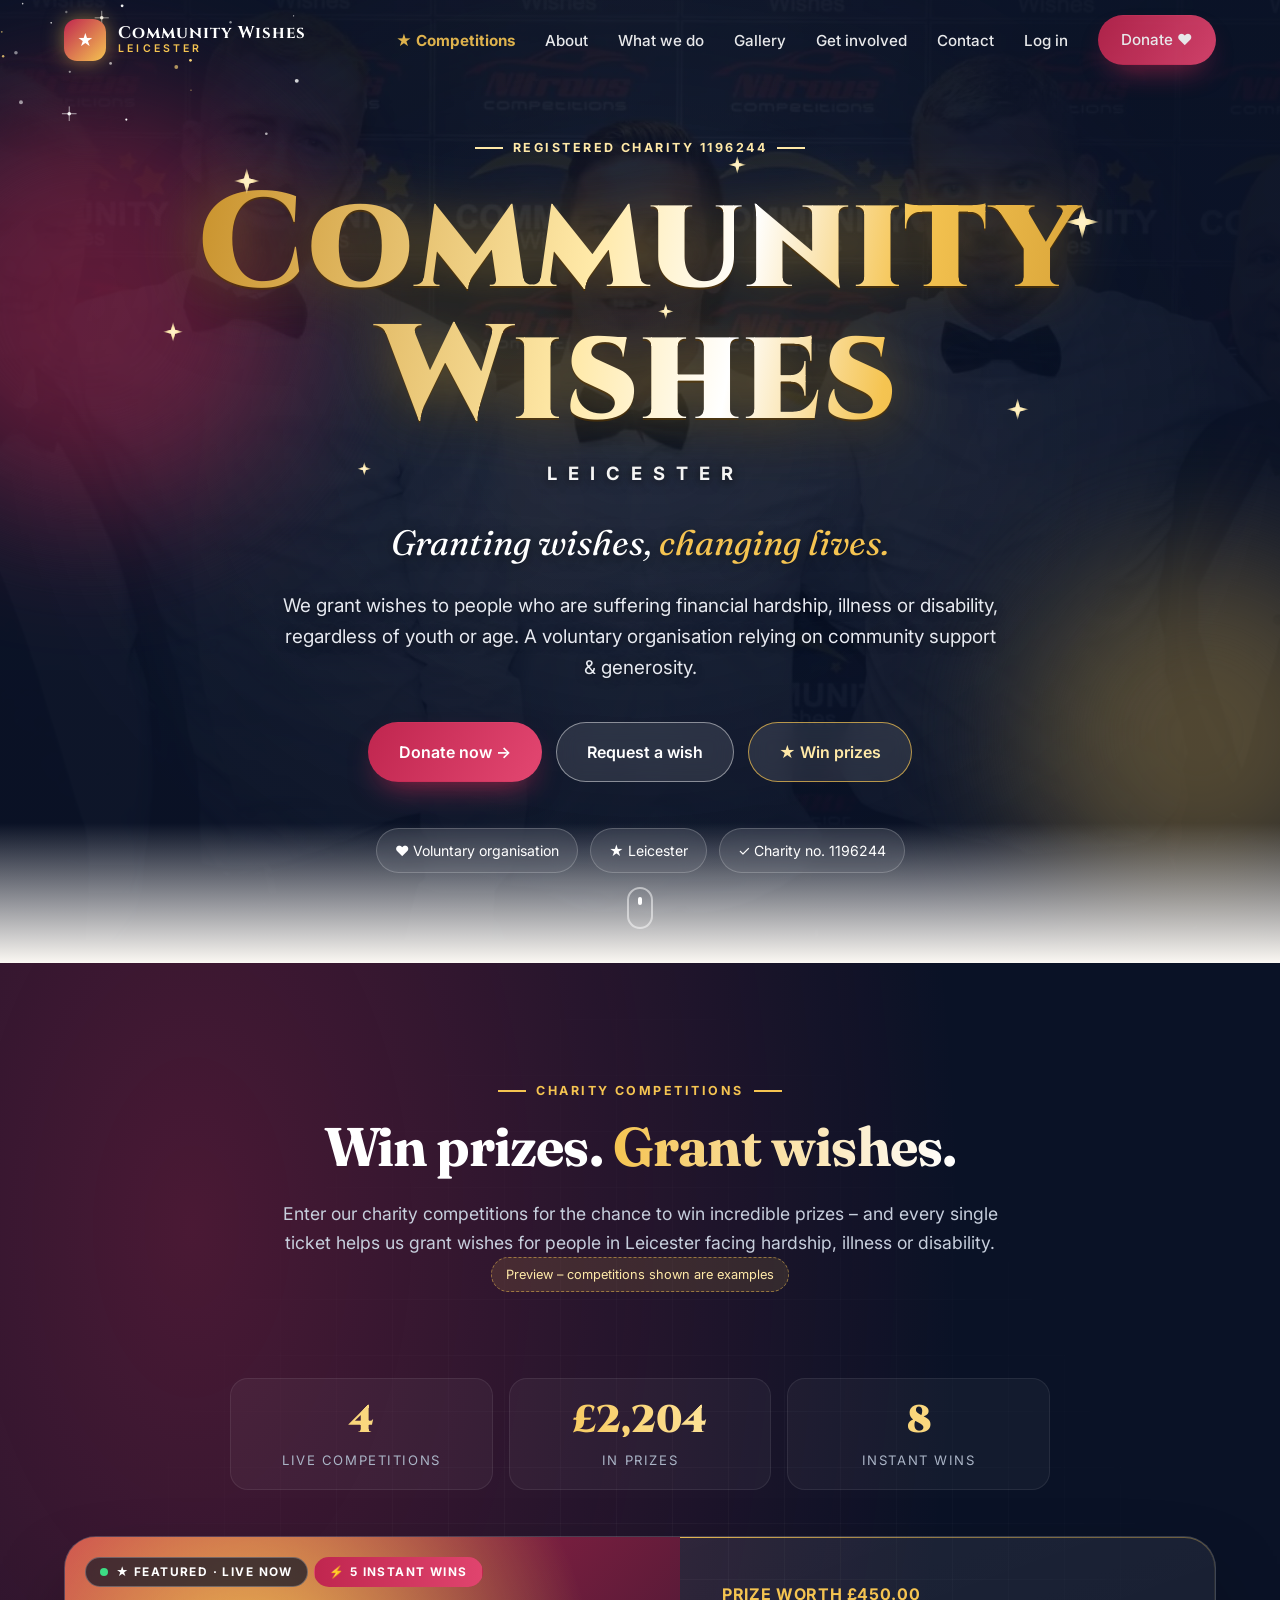
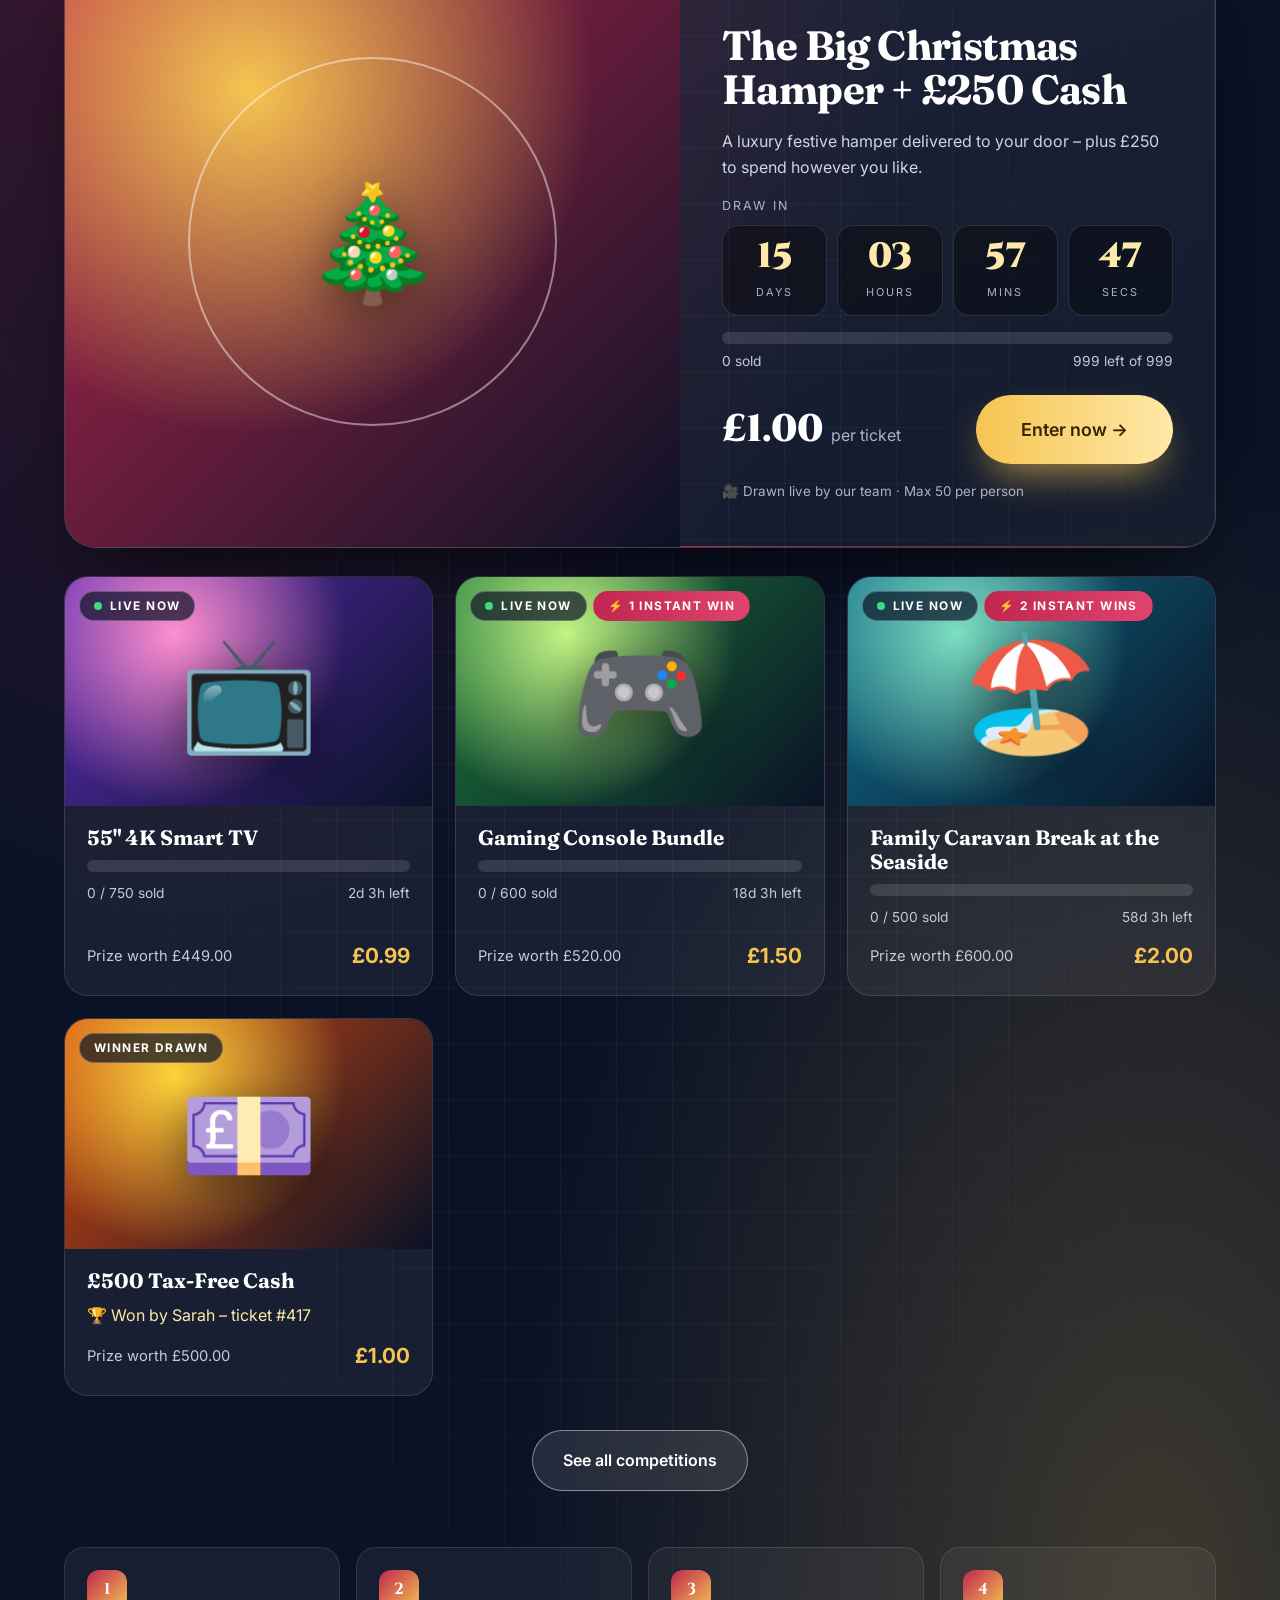
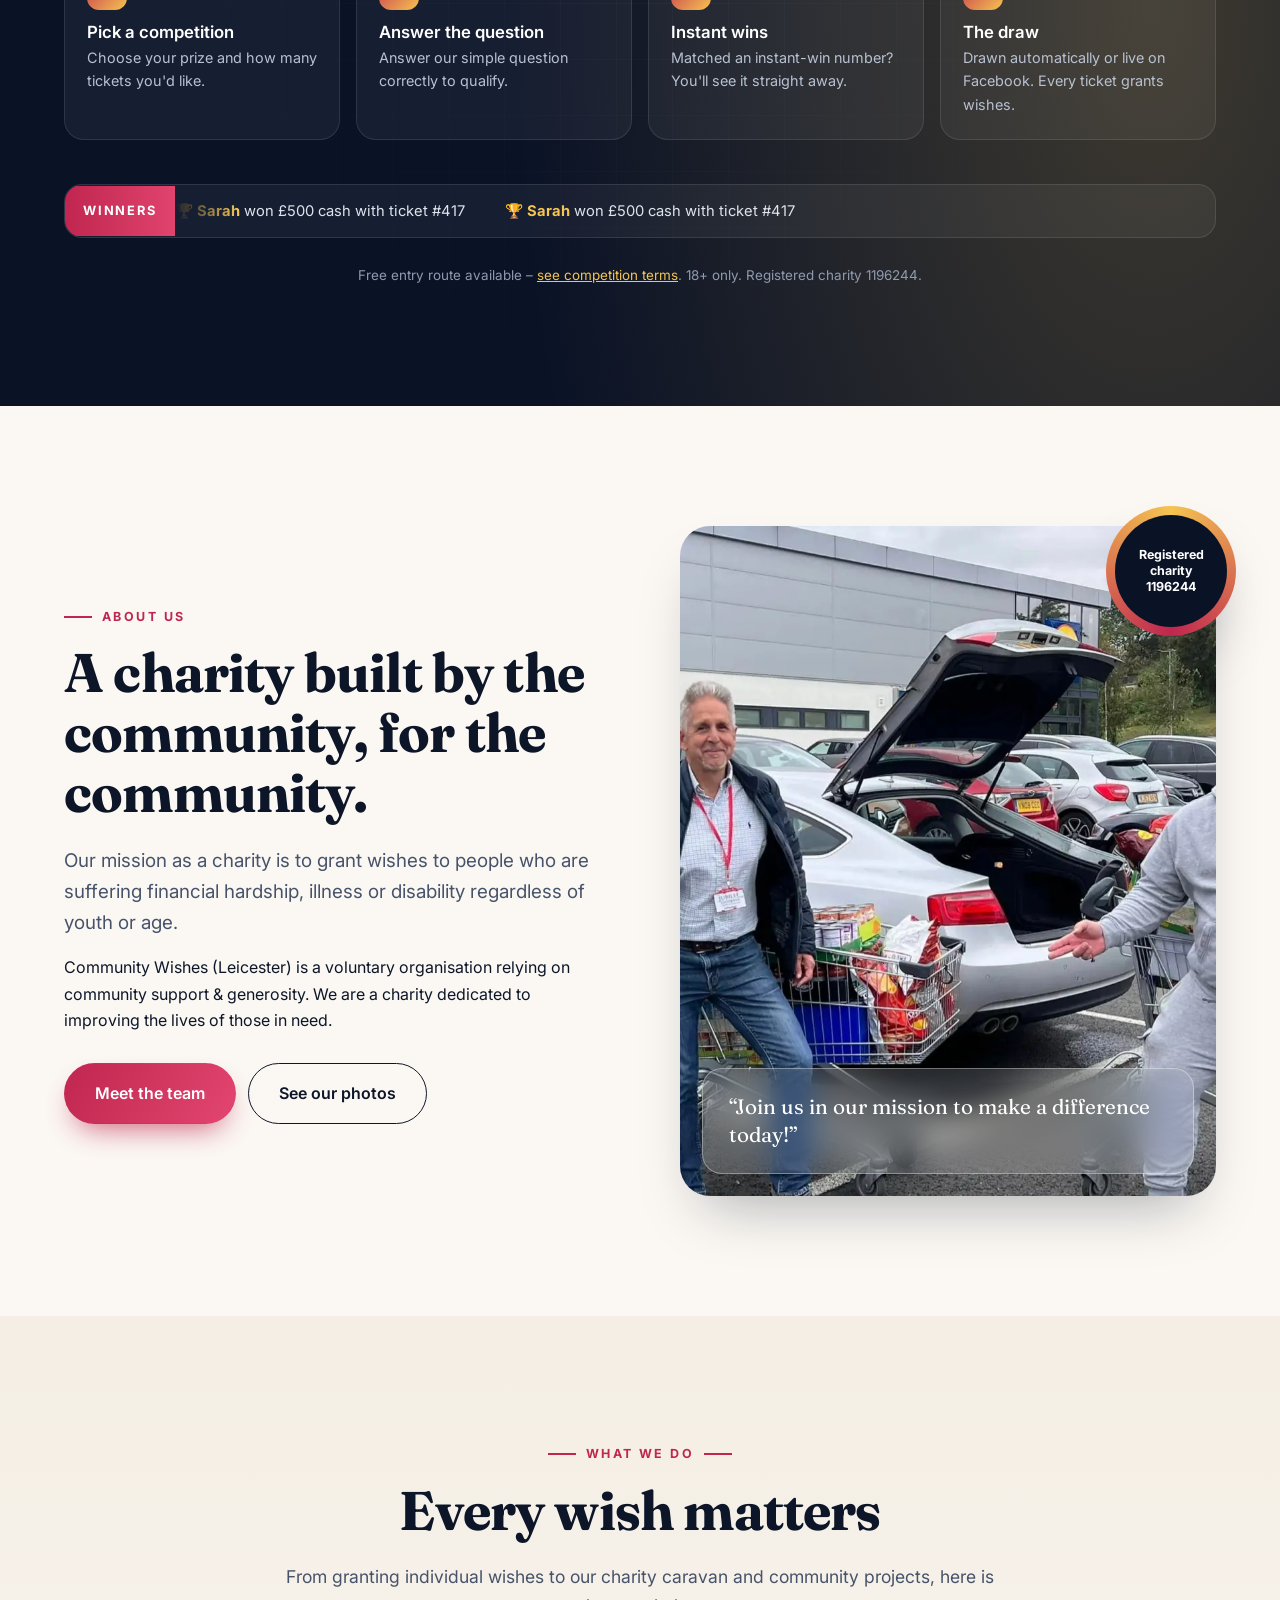
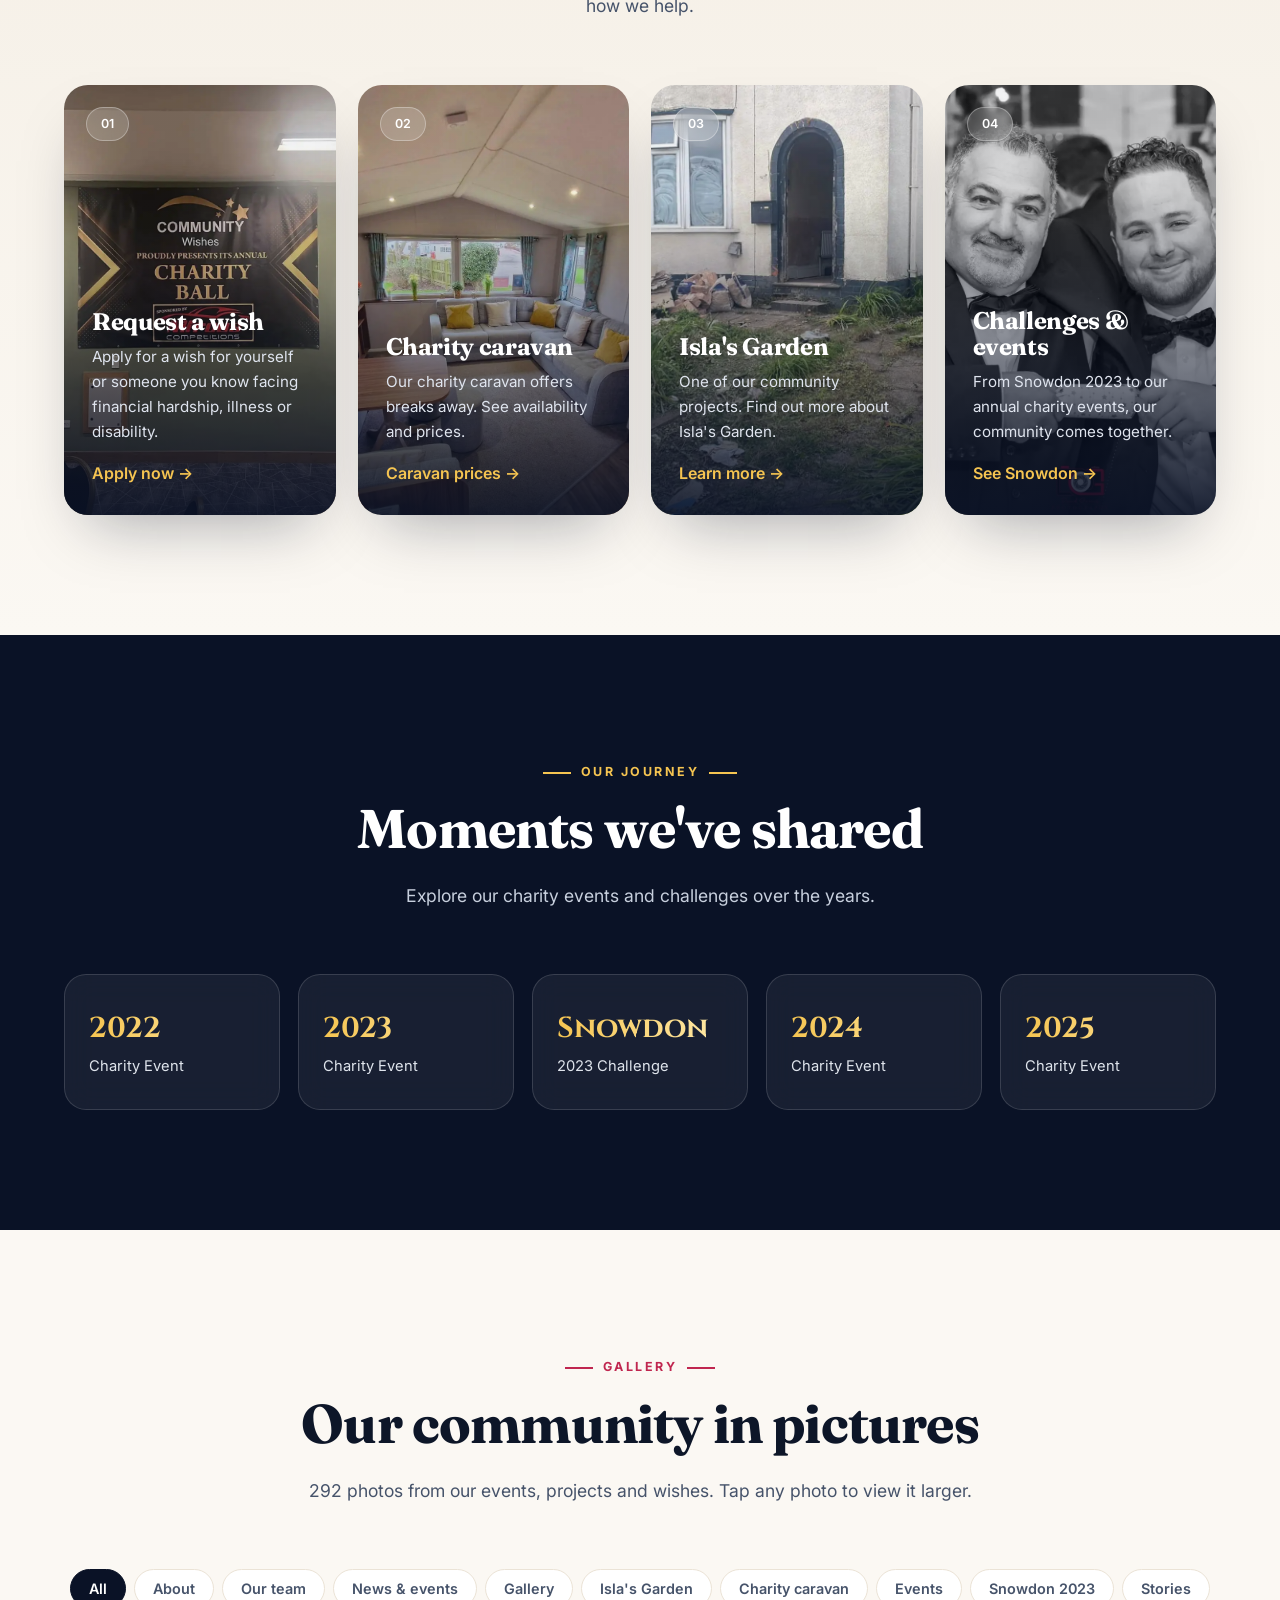
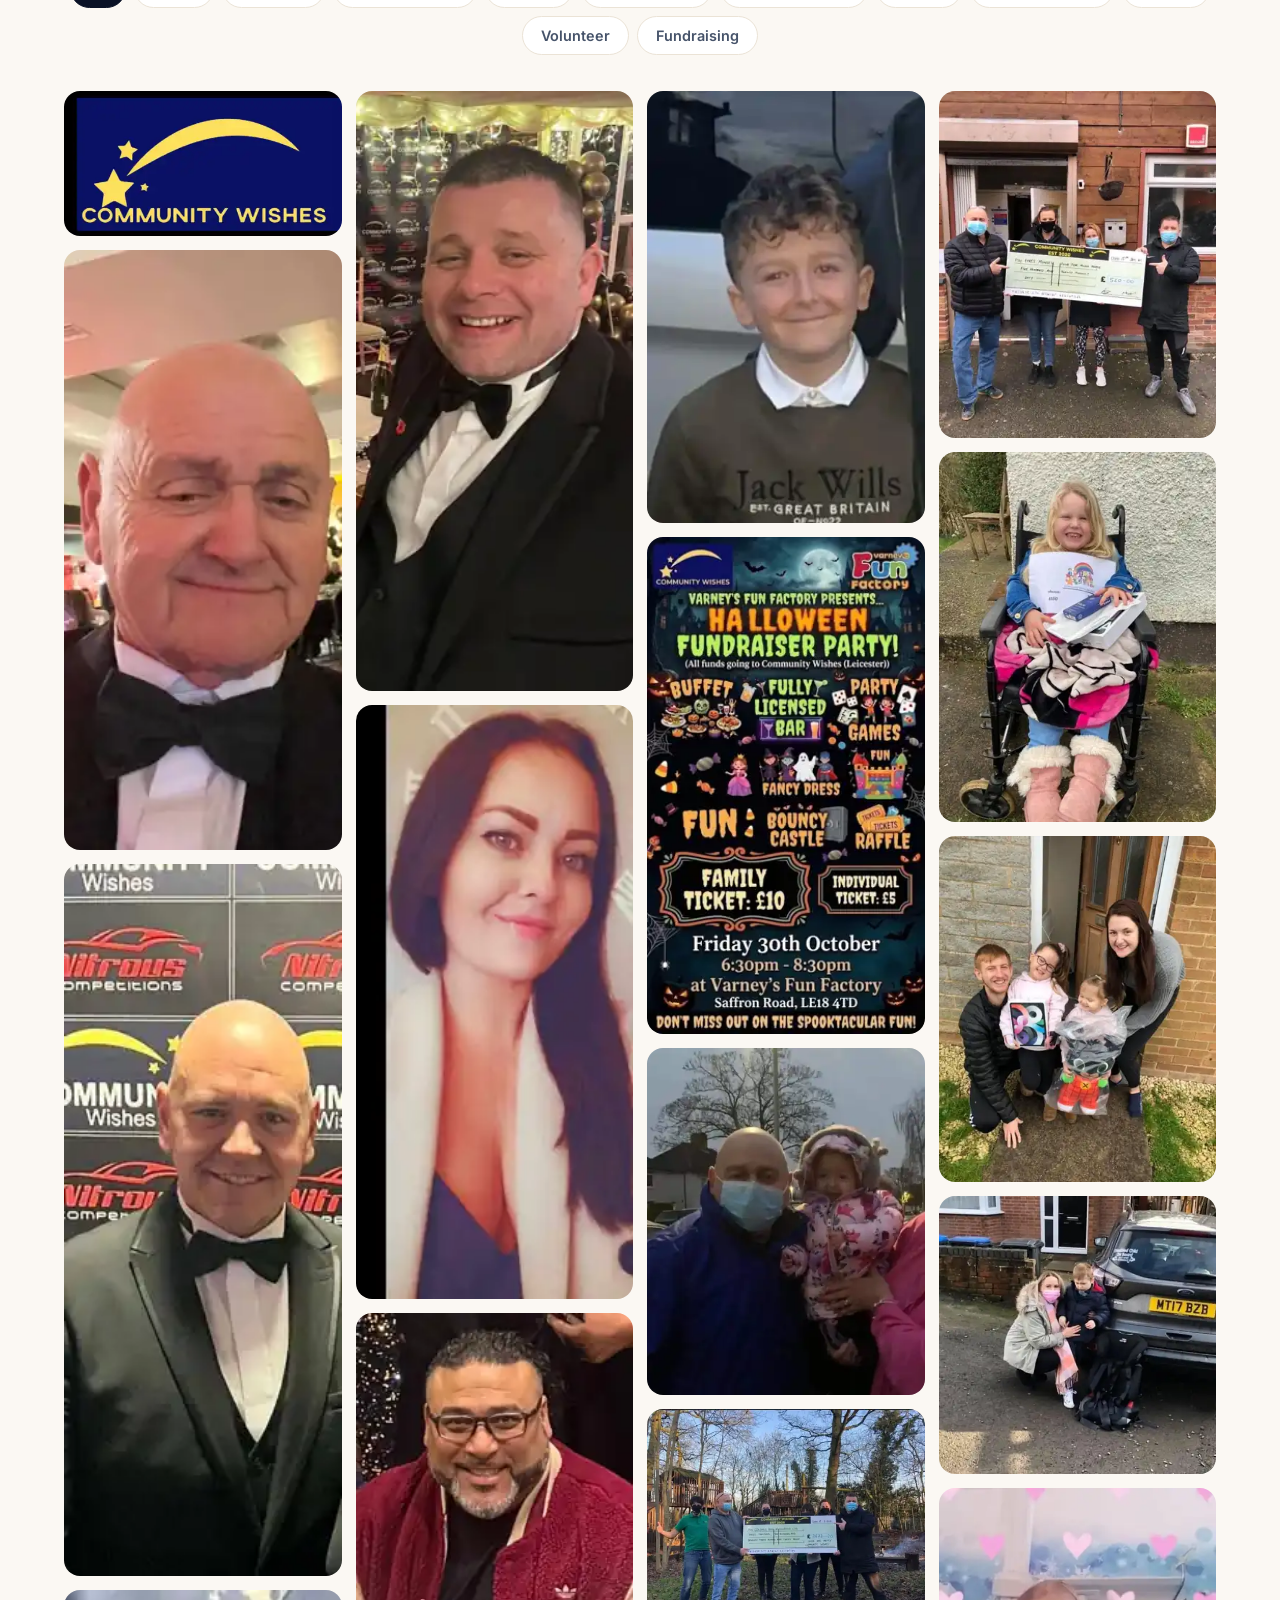
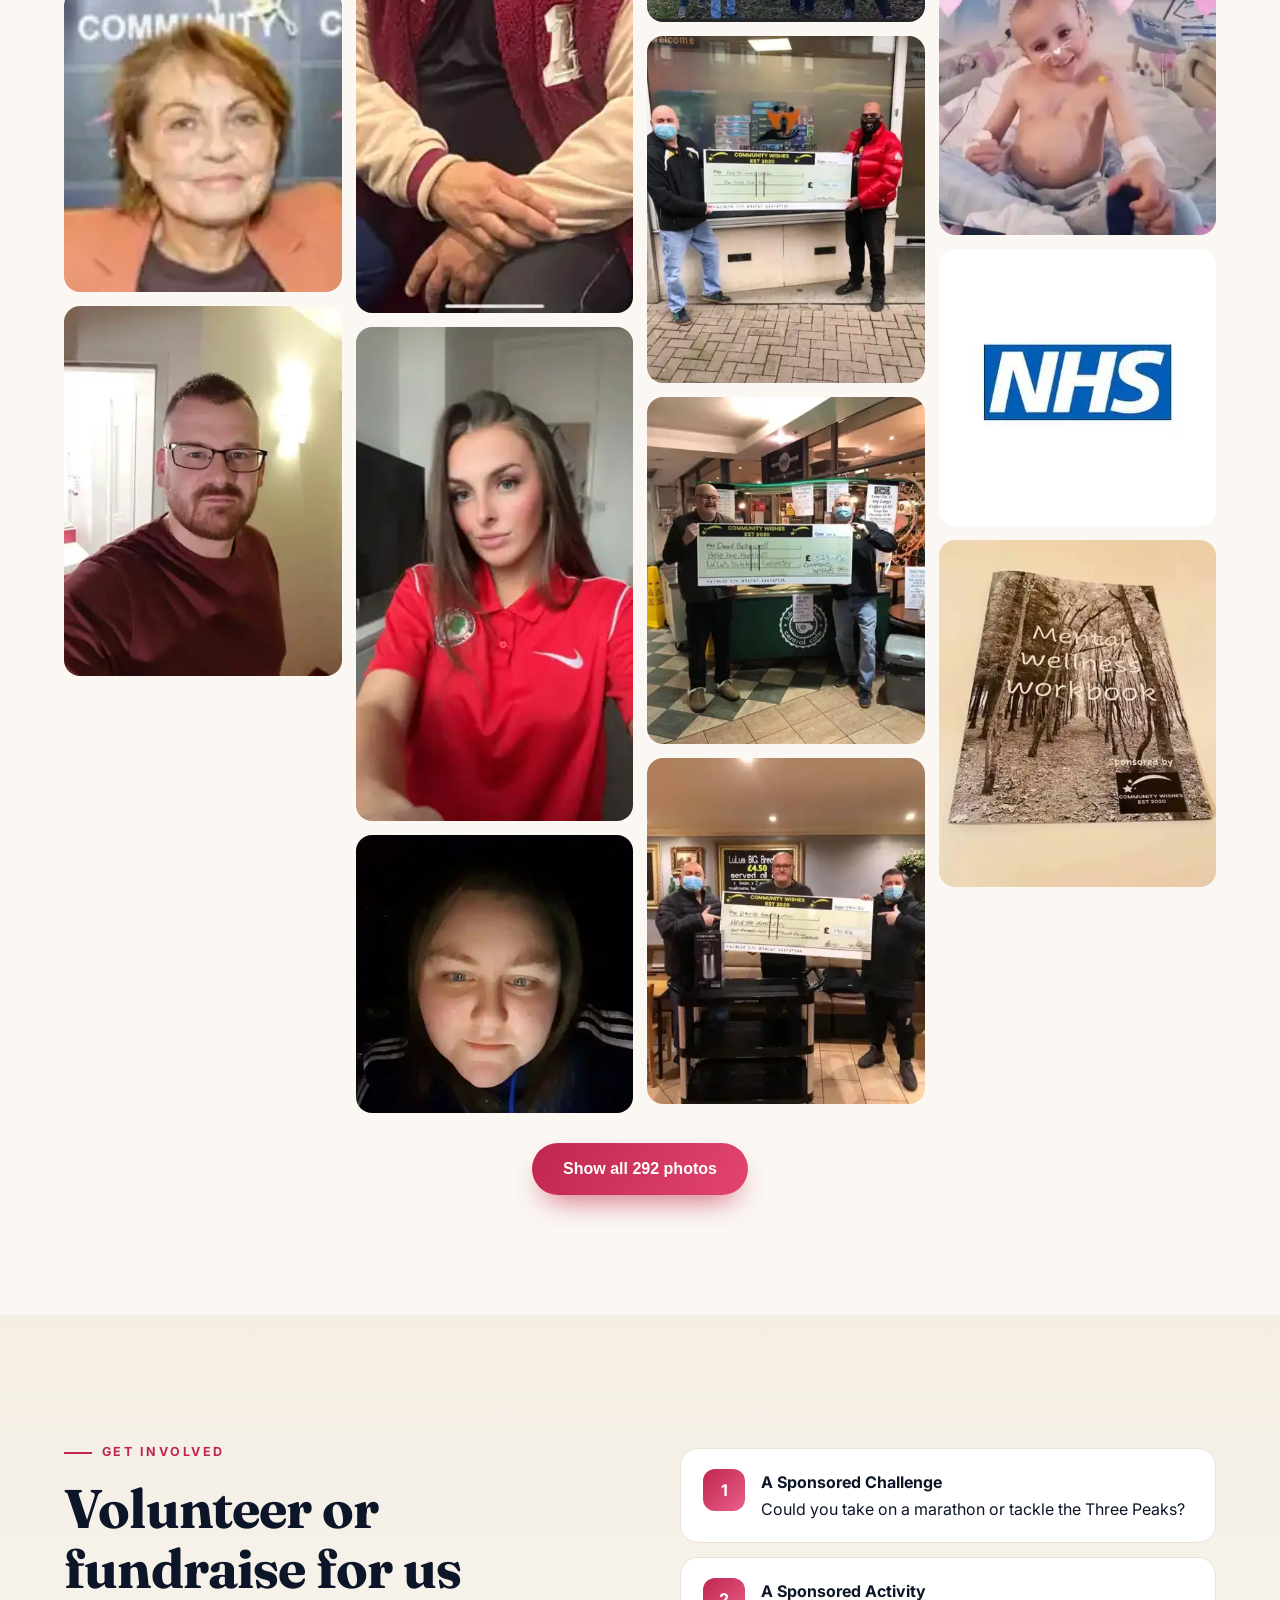
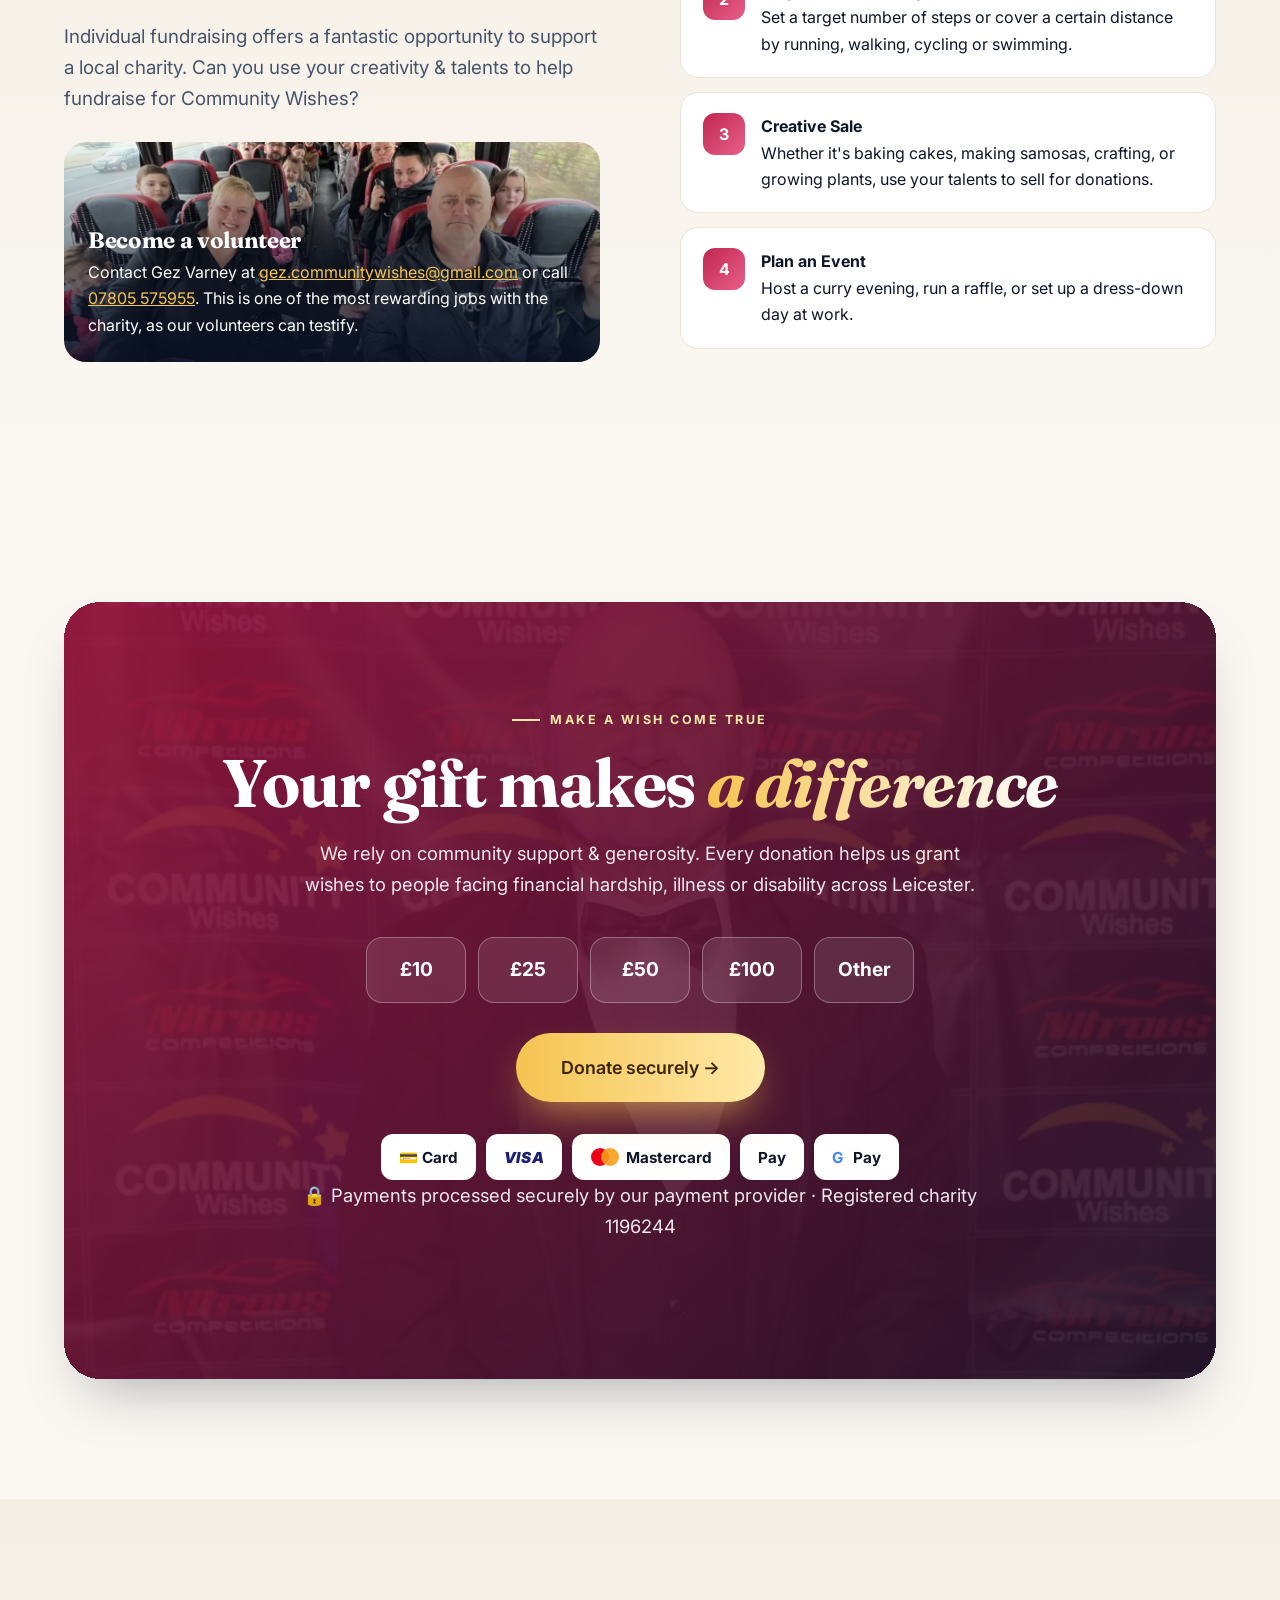
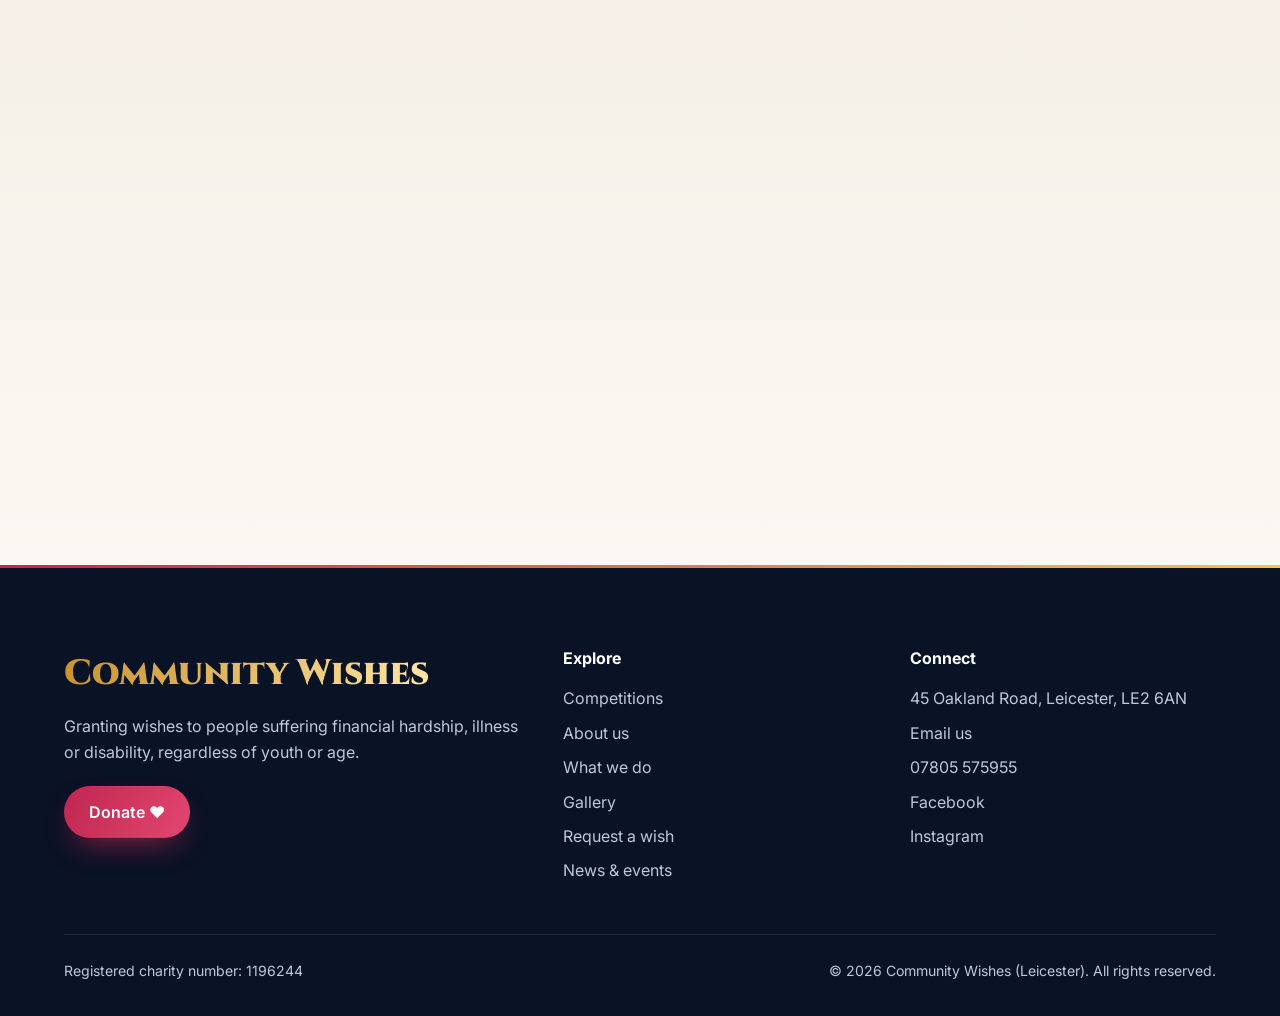
<file: index.html>
<!DOCTYPE html>
<!--
  ============================================================
  DONATION_URL — REPLACE BEFORE GOING LIVE
  The original site has no online donation link, so every Donate
  button uses the placeholder in the <script> at the bottom.
  Replace it with your real Stripe Payment Link / JustGiving / PayPal page.
  Search this file for: DONATION_URL
  All photos are embedded (base64) from communitywishesleicester.godaddysites.com
  ============================================================
-->
<html lang="en-GB">
<head>
<meta charset="utf-8"><meta name="viewport" content="width=device-width, initial-scale=1">
<title>Community Wishes (Leicester) | Granting wishes, changing lives</title>
<meta name="description" content="Community Wishes (Leicester) grants wishes to people suffering financial hardship, illness or disability, regardless of youth or age. Registered charity 1196244.">
<meta property="og:type" content="website">
<meta property="og:title" content="Community Wishes (Leicester)">
<meta property="og:description" content="Our mission is to grant wishes to people who are suffering financial hardship, illness or disability regardless of youth or age. Registered charity 1196244.">
<meta property="og:image" content="https://img1.wsimg.com/isteam/ip/4e9549ed-511d-4e6c-a30c-677b5d57eadd/367485604_6834383706646253_7721024406754819091.jpg/:/rs=w:1200,h:630,cg:true,m/cr=w:1200,h:630">
<meta property="og:image:width" content="1200"><meta property="og:image:height" content="630">
<meta name="twitter:card" content="summary_large_image">
<meta name="theme-color" content="#0a1226">
<link rel="preconnect" href="https://fonts.googleapis.com"><link rel="preconnect" href="https://fonts.gstatic.com" crossorigin>
<link href="https://fonts.googleapis.com/css2?family=Cinzel:wght@700;900&family=Fraunces:ital,opsz,wght@0,9..144,500;0,9..144,700;1,9..144,600&family=Inter:wght@400;500;600;700&display=swap" rel="stylesheet">
<style>body{margin:0;background:#0a1226;color:#f5c451;font:600 18px/1.4 Inter,system-ui,sans-serif;display:grid;place-items:center;min-height:100vh;text-align:center}
.s{width:48px;height:48px;border:4px solid rgba(245,196,81,.25);border-top-color:#f5c451;border-radius:50%;animation:r 1s linear infinite;margin:0 auto 18px}@keyframes r{to{transform:rotate(360deg)}}</style></head>
<body><div><div class="s"></div>Community Wishes (Leicester)<br><small style="color:#cfd6e2;font-weight:400">Loading…</small></div>
<script>
Promise.all(Array.from({length:9},(_,i)=>fetch('parts/p'+i+'.txt?v=20261116').then(r=>{if(!r.ok)throw r.status;return r.text()})))
.then(a=>{
 /* Competitions add-on: injected without touching the photo-heavy page parts */
 const v='?v=20261116';
 const html=a.join('').replace('</head>','<link rel="stylesheet" href="comp/comp.css'+v+'"></head>')
  .replace(/<\/body>\s*<\/html>\s*$/,'<script src="comp/store.js'+v+'"><\/script><script src="comp/front.js'+v+'"><\/script></body></html>');
 document.open();document.write(html);document.close()})
.catch(e=>{document.body.innerHTML='<p style="padding:24px">Sorry, the page failed to load. Please refresh.</p>'});
</script></body></html>
</file>
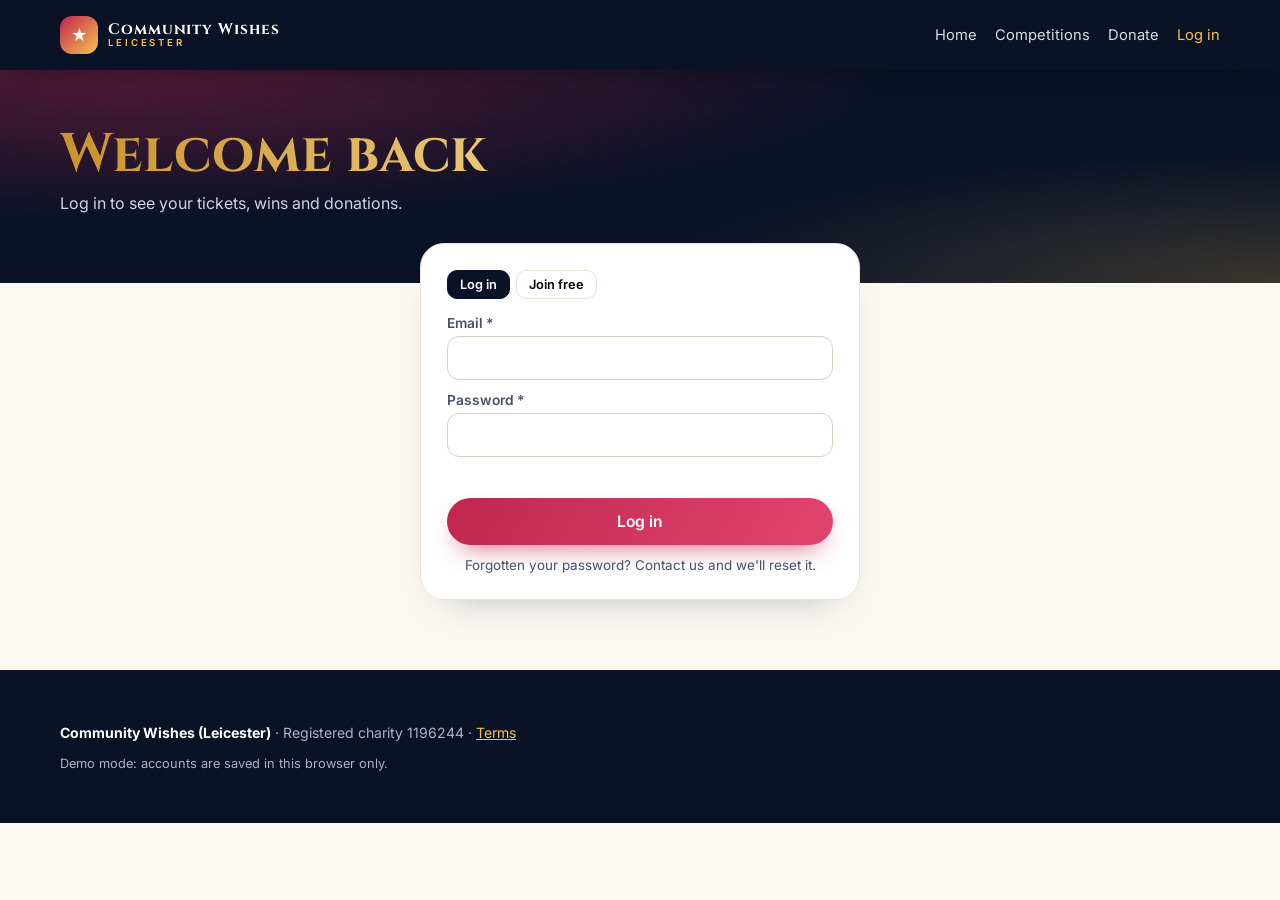
<file: account.html>
<!DOCTYPE html>
<html lang="en-GB">
<head>
<meta charset="utf-8"><meta name="viewport" content="width=device-width, initial-scale=1">
<title>My account | Community Wishes (Leicester)</title>
<meta name="theme-color" content="#0a1226">
<link rel="preconnect" href="https://fonts.googleapis.com"><link rel="preconnect" href="https://fonts.gstatic.com" crossorigin>
<link href="https://fonts.googleapis.com/css2?family=Cinzel:wght@700;900&family=Fraunces:opsz,wght@9..144,500;9..144,700&family=Inter:wght@400;500;600;700&display=swap" rel="stylesheet">
<link rel="stylesheet" href="comp/comp.css">
<style>
.acc{max-width:980px;margin:-40px auto 0;position:relative;padding:0 20px}
.auth{max-width:480px;margin:-40px auto 0;position:relative;padding:0 20px}
.atabs{display:flex;gap:6px;flex-wrap:wrap;margin-bottom:18px}
.atabs button{padding:11px 18px;border-radius:999px;border:1px solid var(--cw-line);background:#fff;font:600 .92rem Inter;cursor:pointer;box-shadow:0 10px 20px -15px rgba(0,0,0,.4)}
.atabs button[aria-pressed=true]{background:var(--cw-brand);color:#fff;border-color:var(--cw-brand)}
.stats{display:grid;grid-template-columns:repeat(4,1fr);gap:12px;margin-bottom:18px}
.stats div{background:#fff;border:1px solid var(--cw-line);border-radius:18px;padding:16px}
.stats span{font-size:.74rem;letter-spacing:.08em;text-transform:uppercase;color:var(--cw-ink2);font-weight:600}
.stats b{display:block;font:700 1.5rem Inter;margin-top:2px}
.tk{display:grid;grid-template-columns:70px 1fr auto;gap:14px;align-items:center;padding:14px;border:1px solid var(--cw-line);border-radius:18px;background:#fff;margin-bottom:10px}
.tk .th{width:70px;height:70px;border-radius:14px;overflow:hidden;position:relative}.tk .th img,.tk .th .cw-art{position:absolute;inset:0;width:100%;height:100%;object-fit:cover}.tk .th .cw-art span{font-size:2rem}
.tk h3{font:700 1rem Inter;margin:0 0 4px}.tk small{color:var(--cw-ink2)}
.pill{display:inline-block;padding:3px 10px;border-radius:999px;font:700 .72rem Inter;white-space:nowrap}
.p-paid,.p-received{background:#e6f7ee;color:#1f7a45}.p-pending,.p-pledged{background:#fff4d6;color:#8a5a00}.p-cancelled{background:#eee;color:#888}.p-win{background:#ffe3ea;color:var(--cw-brand)}
@media (max-width:700px){.stats{grid-template-columns:1fr 1fr}.tk{grid-template-columns:56px 1fr}.tk .th{width:56px;height:56px}.tk>div:last-child{grid-column:1/-1}}
</style>
</head>
<body class="cw-page">
<header class="cw-top"><div class="in">
 <a class="cw-logo" href="./"><i>★</i><b>Community Wishes<small>LEICESTER</small></b></a>
 <nav><a href="./" class="hide-m">Home</a><a href="competitions.html">Competitions</a><a href="donate.html">Donate</a><a href="account.html" class="on" data-acct>Log in</a></nav>
</div></header>
<section class="cw-hero"><div class="cw-wrap"><h1 id="ht">My account</h1><p id="hs">Your competition tickets, wins and donations in one place.</p></div></section>
<main id="app"></main>
<footer class="cw-foot"><div class="cw-wrap"><p><b style="color:#fff" data-s="charity"></b> · Registered charity <span data-s="charityNo"></span> · <a href="terms.html">Terms</a></p>
 <p style="margin-top:8px;font-size:.8rem">Demo mode: accounts are saved in this browser only.</p></div></footer>
<script src="comp/store.js"></script>
<script>
const {esc,money,art,phase,PHASE_LABEL}=CW,app=document.getElementById('app');
let view=(location.hash.slice(1)||'tickets');
const fmtD=t=>t?new Date(t).toLocaleDateString('en-GB',{day:'numeric',month:'short',year:'numeric'}):'–';
function fill(){const s=CW.state.settings;document.querySelectorAll('[data-s]').forEach(e=>e.textContent=s[e.dataset.s]||'');
 const m=CW.currentMember();document.querySelectorAll('[data-acct]').forEach(a=>a.textContent=m?'👤 '+m.name.split(' ')[0]:'Log in');}

function auth(mode){
 mode=mode||(view==='join'?'join':'login');
 document.getElementById('ht').textContent=mode==='join'?'Join Community Wishes':'Welcome back';
 document.getElementById('hs').textContent=mode==='join'?'Free membership: track your tickets, wins and donations, and enter competitions faster.':'Log in to see your tickets, wins and donations.';
 app.innerHTML=`<div class="auth"><div class="cw-panel"><div class="cw-tabs" style="margin-bottom:16px"><button type="button" data-m="login" aria-pressed="${mode==='login'}">Log in</button><button type="button" data-m="join" aria-pressed="${mode==='join'}">Join free</button></div>
  <form class="cw-f" id="af" novalidate>
   ${mode==='join'?'<label>Full name *<input name="name" autocomplete="name" required></label>':''}
   <label>Email *<input name="email" type="email" autocomplete="email" required></label>
   <label>Password *<input name="password" type="password" autocomplete="${mode==='join'?'new-password':'current-password'}" required></label>
   ${mode==='join'?`<label>Phone<input name="phone" type="tel" autocomplete="tel"></label>
   <div class="two"><label>Home address<input name="address" autocomplete="street-address"></label><label>Postcode<input name="postcode" autocomplete="postal-code"></label></div>
   <label class="cw-check"><input type="checkbox" name="over18"> I am 18 or over *</label>
   <label class="cw-check"><input type="checkbox" name="marketing"> Email me about new competitions, events and how my support helps (unsubscribe any time)</label>`:''}
   <div class="cw-err" id="err" role="alert"></div>
   <button class="cw-btn p" style="width:100%">${mode==='join'?'Create my account':'Log in'}</button>
   ${mode==='login'?'<p style="font-size:.84rem;color:var(--cw-ink2);text-align:center;margin:0">Forgotten your password? Contact us and we\'ll reset it.</p>':''}
  </form></div></div>`;
 app.querySelectorAll('[data-m]').forEach(b=>b.onclick=()=>auth(b.dataset.m));
 document.getElementById('af').onsubmit=async e=>{e.preventDefault();const d=Object.fromEntries(new FormData(e.target));
  try{if(mode==='join'){if(!(d.password||'').length)throw new Error('Please choose a password.');await CW.joinMember(d)}else await CW.loginMember(d.email,d.password);
   const back=new URLSearchParams(location.search).get('back');if(back&&/^[a-z]+\.html/.test(back))return location.href=back;
   view='tickets';history.replaceState(null,'','#tickets');render()}catch(err){document.getElementById('err').textContent=err.message}};
}

function render(){
 fill();const m=CW.currentMember();
 if(!m)return auth();
 if(['join','login'].includes(view))view='tickets';
 const ents=CW.memberEntries(m),dons=CW.memberDonations(m);
 const tickets=ents.filter(e=>e.status!=='cancelled').reduce((n,e)=>n+e.tickets.length,0);
 const wins=[];ents.forEach(e=>{const c=CW.comp(e.compId);if(!c)return;if(c.winner&&c.winner.entryId===e.id)wins.push({c,e,what:'🏆 '+(c.prize||c.title),t:c.winner.ticket});(c.instantWins||[]).forEach(w=>{if(w.wonBy===e.id)wins.push({c,e,what:'⚡ '+w.prize,t:w.ticket})})});
 const given=dons.filter(d=>d.status==='received').reduce((n,d)=>n+d.amount,0);
 document.getElementById('ht').textContent='Hi '+m.name.split(' ')[0]+' 👋';
 document.getElementById('hs').textContent='Member since '+fmtD(m.createdAt)+'. Thank you for supporting Community Wishes.';
 app.innerHTML=`<div class="acc">
  <div class="atabs">${[['tickets','🎟️ My tickets'],['wins','🏆 My wins'],['donations','💛 My donations'],['details','⚙️ My details']].map(([k,l])=>`<button data-v="${k}" aria-pressed="${view===k}">${l}</button>`).join('')}<button id="out" style="margin-left:auto">Log out</button></div>
  <div class="stats"><div><span>Tickets</span><b>${tickets}</b></div><div><span>Wins</span><b>${wins.length}</b></div><div><span>Donated</span><b>${money(given)}</b></div><div><span>Gift Aid</span><b style="font-size:1.05rem;margin-top:8px">${m.giftAid?'✅ Declared':'Not declared'}</b></div></div>
  <div id="v"></div></div>`;
 app.querySelectorAll('[data-v]').forEach(b=>b.onclick=()=>{view=b.dataset.v;history.replaceState(null,'','#'+view);render()});
 document.getElementById('out').onclick=()=>{CW.setMember(null);view='login';history.replaceState(null,'','#login');render()};
 const v=document.getElementById('v');
 if(view==='tickets'){
  v.innerHTML=ents.length?ents.map(e=>{const c=CW.comp(e.compId)||{title:'(removed competition)',icon:'🎁',theme:0};const p=c.id?phase(c):'';
   return `<div class="tk"><div class="th">${art(c)}</div><div><h3>${esc(c.title)}</h3><small>${fmtD(e.createdAt)} · ref ${esc(e.ref)} · ${c.id?PHASE_LABEL[p]:''}${e.correct?'':' · ❌ wrong answer, not in the draw'}</small>
    <div class="cw-chips" style="margin-top:8px">${e.tickets.map(t=>`<span class="cw-chip ${(c.instantWins||[]).some(w=>w.ticket===t&&w.wonBy===e.id)||(c.winner&&c.winner.ticket===t)?'w':''}">#${t}</span>`).join('')}</div></div>
    <div style="text-align:right"><span class="pill p-${e.status}">${e.status==='pending'?'Awaiting payment':e.status==='paid'?'Paid':'Cancelled'}</span><br><b>${money(e.amount)}</b>${c.id?`<br><a href="competitions.html?id=${encodeURIComponent(c.id)}" style="font-size:.84rem">View →</a>`:''}</div></div>`}).join('')
   :`<div class="cw-panel" style="text-align:center"><h2>No tickets yet</h2><p style="color:var(--cw-ink2)">Enter a competition and your tickets will appear here.</p><a class="cw-btn p" href="competitions.html" style="margin-top:12px">See competitions</a></div>`;
  if(ents.some(e=>e.status==='pending'))v.insertAdjacentHTML('afterbegin',`<div class="cw-panel" style="margin-bottom:12px;background:#fff8e1;border-color:#f3d27a"><b>Some tickets are awaiting payment.</b> Pay by bank transfer to <b>${esc(CW.state.settings.bankName)}</b>, sort code <b>${esc(CW.state.settings.sortCode)}</b>, account <b>${esc(CW.state.settings.accountNo)}</b>, using the ticket reference.</div>`);
 }
 if(view==='wins'){
  v.innerHTML=wins.length?wins.map(w=>`<div class="tk"><div class="th">${art(w.c)}</div><div><h3>${esc(w.what)}</h3><small>${esc(w.c.title)} · ticket #${w.t}</small></div><div><span class="pill p-win">Winner!</span>${w.e.status!=='paid'?'<br><small>Prize released once payment is received</small>':''}</div></div>`).join('')
   :`<div class="cw-panel" style="text-align:center"><h2>No wins yet</h2><p style="color:var(--cw-ink2)">Good luck! Instant wins and draw wins will show here.</p></div>`;
 }
 if(view==='donations'){
  v.innerHTML=`<div class="cw-panel" style="margin-bottom:12px;display:flex;justify-content:space-between;align-items:center;gap:12px;flex-wrap:wrap"><span>Every gift helps grant a wish. ${m.giftAid?'Gift Aid adds 25% to your donations.':''}</span><a class="cw-btn g" href="donate.html">Make a donation</a></div>`+
   (dons.length?`<div class="cw-panel" style="padding:0;overflow-x:auto"><table style="width:100%;border-collapse:collapse;font-size:.92rem"><thead><tr style="text-align:left;color:var(--cw-ink2);font-size:.75rem;text-transform:uppercase;letter-spacing:.06em"><th style="padding:12px">Date</th><th>Reference</th><th>Type</th><th>Gift Aid</th><th style="text-align:right">Amount</th><th style="padding-right:12px">Status</th></tr></thead><tbody>
   ${dons.map(d=>`<tr style="border-top:1px solid var(--cw-line)"><td style="padding:12px">${fmtD(d.createdAt)}</td><td>${esc(d.ref)}</td><td>${d.frequency==='monthly'?'Monthly':'One-off'}</td><td>${d.giftAid?'✅ +'+money(d.amount*.25):'–'}</td><td style="text-align:right"><b>${money(d.amount)}</b></td><td style="padding:0 12px"><span class="pill p-${d.status}">${d.status==='pledged'?'Awaiting payment':d.status==='received'?'Received – thank you!':'Cancelled'}</span></td></tr>`).join('')}</tbody></table></div>`
   :'<div class="cw-panel" style="text-align:center"><p style="color:var(--cw-ink2)">No donations yet.</p></div>');
 }
 if(view==='details'){
  v.innerHTML=`<form class="cw-panel cw-f" id="pf"><h2>My details</h2>
   <div class="two"><label>Full name<input name="name" value="${esc(m.name)}" required></label><label>Email<input value="${esc(m.email)}" disabled></label></div>
   <div class="three"><label>Phone<input name="phone" value="${esc(m.phone)}"></label><label>Home address<input name="address" value="${esc(m.address)}"></label><label>Postcode<input name="postcode" value="${esc(m.postcode)}"></label></div>
   <label class="cw-check"><input type="checkbox" name="marketing" ${m.marketing?'checked':''}> Email me about new competitions and events</label>
   <label class="cw-check"><input type="checkbox" name="giftAid" ${m.giftAid?'checked':''}> Gift Aid: I am a UK taxpayer and want ${esc(CW.state.settings.charity)} to treat all my donations (past 4 years and future) as Gift Aid donations. I'll tell the charity if this changes.</label>
   <div class="cw-err" id="perr"></div><div><button class="cw-btn p">Save my details</button></div></form>
   <form class="cw-panel cw-f" id="cp" style="margin-top:16px"><h2>Change password</h2><div class="two"><label>New password<input type="password" name="p" autocomplete="new-password"></label><label>Confirm<input type="password" name="p2" autocomplete="new-password"></label></div><div class="cw-err" id="cperr"></div><div><button class="cw-btn o">Change password</button></div></form>`;
  document.getElementById('pf').onsubmit=e=>{e.preventDefault();const d=Object.fromEntries(new FormData(e.target));
   if(d.giftAid&&(!d.address||!d.postcode))return document.getElementById('perr').textContent='Gift Aid needs your home address and postcode.';
   CW.updateMember(m.id,{name:d.name.trim()||m.name,phone:d.phone.trim(),address:d.address.trim(),postcode:d.postcode.trim().toUpperCase(),marketing:!!d.marketing,giftAid:d.giftAid?(m.giftAid||{declaredAt:Date.now(),address:d.address,postcode:d.postcode}):null});
   CW.log(`Member ${m.name} updated their details`);CW.save();render();document.getElementById('perr').textContent='';
   v.insertAdjacentHTML('afterbegin','<div class="cw-panel" style="margin-bottom:12px;background:#e6f7ee;border-color:#bfe8cf">✓ Details saved</div>')};
  document.getElementById('cp').onsubmit=async e=>{e.preventDefault();const d=Object.fromEntries(new FormData(e.target));const er=document.getElementById('cperr');
   if(d.p!==d.p2)return er.textContent='Passwords do not match.';try{await CW.memberPassword(m.id,d.p);e.target.reset();er.style.color='var(--cw-ok)';er.textContent='✓ Password changed'}catch(err){er.textContent=err.message}};
 }
}
render();CW.syncPublished();
addEventListener('hashchange',()=>{view=location.hash.slice(1)||'tickets';render()});
</script>
</body>
</html>
</file>
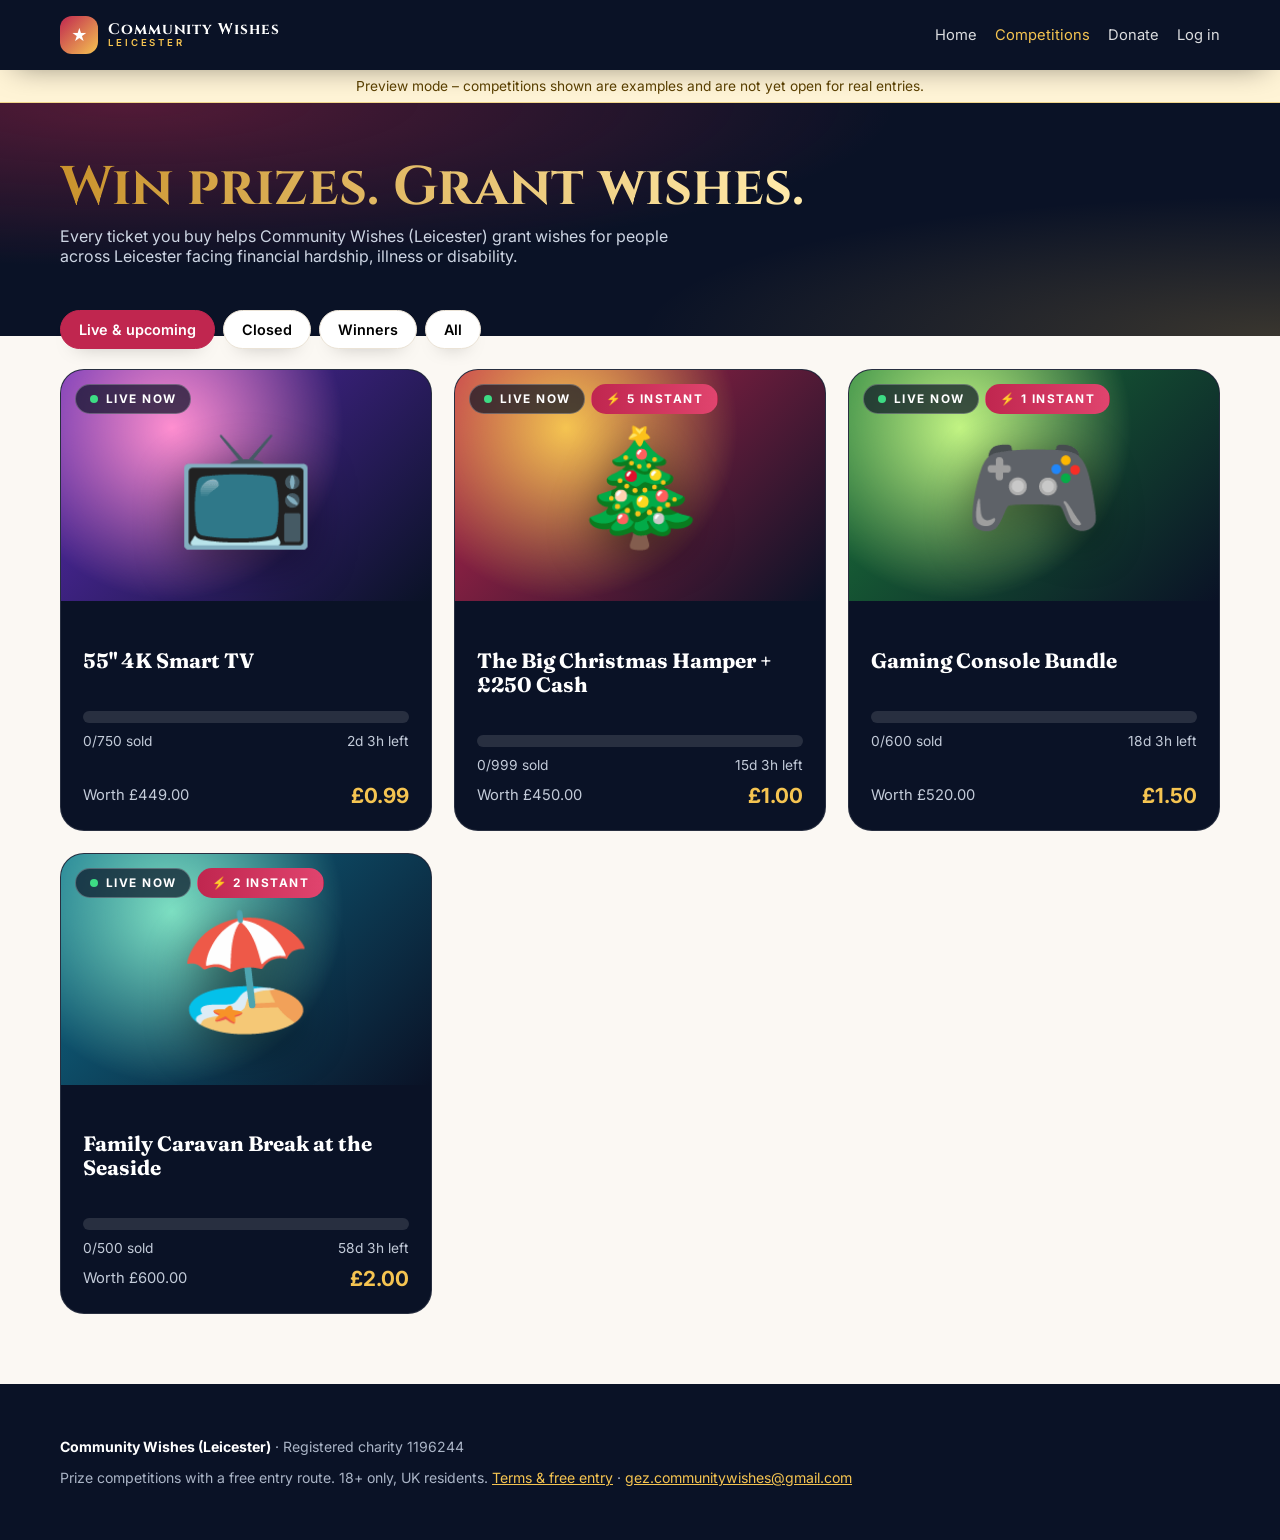
<file: competitions.html>
<!DOCTYPE html>
<html lang="en-GB">
<head>
<meta charset="utf-8"><meta name="viewport" content="width=device-width, initial-scale=1">
<title>Competitions | Community Wishes (Leicester)</title>
<meta name="description" content="Charity prize competitions from Community Wishes (Leicester). Win prizes, grant wishes. Registered charity 1196244.">
<meta name="theme-color" content="#0a1226">
<link rel="preconnect" href="https://fonts.googleapis.com"><link rel="preconnect" href="https://fonts.gstatic.com" crossorigin>
<link href="https://fonts.googleapis.com/css2?family=Cinzel:wght@700;900&family=Fraunces:opsz,wght@9..144,500;9..144,700&family=Inter:wght@400;500;600;700&display=swap" rel="stylesheet">
<link rel="stylesheet" href="comp/comp.css">
</head>
<body class="cw-page">
<header class="cw-top"><div class="in">
 <a class="cw-logo" href="./"><i>★</i><b>Community Wishes<small>LEICESTER</small></b></a>
 <nav><a href="./" class="hide-m">Home</a><a href="competitions.html" class="on">Competitions</a><a href="donate.html" class="hide-m">Donate</a><a href="account.html" data-acct>Log in</a></nav>
</div></header>
<div id="banner"></div>
<main id="app"></main>
<footer class="cw-foot"><div class="cw-wrap" id="foot"></div></footer>

<div class="cw-modal" id="modal" role="dialog" aria-modal="true" aria-labelledby="mt"><div class="box"><button class="x" aria-label="Close">✕</button><div id="mbody"></div></div></div>
<canvas class="cw-confetti" id="confetti" aria-hidden="true"></canvas>

<script src="comp/store.js"></script>
<script>
const {esc,money,art,phase,PHASE_LABEL,soldCount,takenTickets,countdownParts}=CW;
const app=document.getElementById('app'), S=()=>CW.state, st=()=>CW.state.settings;
const params=new URLSearchParams(location.search);
let picked=new Set(), qty=1, page=0, filter='live', mode='dip';

function foot(){document.getElementById('foot').innerHTML=`<p><b style="color:#fff">${esc(st().charity)}</b> · Registered charity ${esc(st().charityNo)}</p>
<p style="margin-top:8px">Prize competitions with a free entry route. 18+ only, UK residents. <a href="terms.html">Terms & free entry</a> · <a href="mailto:${esc(st().email)}">${esc(st().email)}</a></p>`;
document.getElementById('banner').innerHTML=st().previewMode?'<div class="cw-banner">Preview mode – competitions shown are examples and are not yet open for real entries.</div>':'';}

/* ---------------- list ---------------- */
function list(){
  const comps=S().competitions.filter(c=>c.status!=='draft');
  const groups={live:c=>['live','soon'].includes(phase(c)),closed:c=>['closed','soldout','paused'].includes(phase(c)),drawn:c=>phase(c)==='drawn',all:()=>true};
  const shown=comps.filter(groups[filter]).sort((a,b)=>(a.endAt||0)-(b.endAt||0));
  document.title='Competitions | '+st().charity;
  app.innerHTML=`<section class="cw-hero"><div class="cw-wrap"><h1>Win prizes. Grant wishes.</h1>
   <p>Every ticket you buy helps ${esc(st().charity)} grant wishes for people across Leicester facing financial hardship, illness or disability.</p></div></section>
   <div class="cw-wrap"><div class="cw-filter">${[['live','Live & upcoming'],['closed','Closed'],['drawn','Winners'],['all','All']].map(([k,l])=>`<button data-f="${k}" aria-pressed="${filter===k}">${l}</button>`).join('')}</div>
   ${shown.length?`<div class="cw-list-grid">${shown.map(card).join('')}</div>`:`<div class="cw-empty"><h2 class="cw-section-t">Nothing here yet</h2><p>Check back soon – new competitions are added regularly.</p></div>`}</div>`;
  app.querySelectorAll('.cw-filter button').forEach(b=>b.onclick=()=>{filter=b.dataset.f;list()});
}
function card(c){
  const p=phase(c),sold=soldCount(c.id),pct=Math.min(100,Math.round(sold/c.maxTickets*100)),iw=(c.instantWins||[]).filter(w=>!w.wonBy).length;
  return `<a class="cw-card" href="?id=${encodeURIComponent(c.id)}"><div class="pic">${art(c)}<div class="tag"><span class="cw-tag ${p==='live'?'live':''}">${PHASE_LABEL[p]}</span>${iw?`<span class="cw-tag iw">⚡ ${iw} instant</span>`:''}</div></div>
  <div class="ci"><h4>${esc(c.title)}</h4>${p==='drawn'&&c.winner?`<div style="color:#ffe9a8">🏆 ${esc(c.winner.name.split(' ')[0])} – ticket #${c.winner.ticket}</div>`:`<div class="cw-bar"><i style="width:${pct}%"></i></div><div class="cw-barl" style="margin-top:0"><span>${sold}/${c.maxTickets} sold</span><span data-cds="${c.endAt}"></span></div>`}
  <div class="meta"><span>Worth ${money(c.prizeValue)}</span><b>${money(c.price)}</b></div></div></a>`;
}

/* ---------------- detail ---------------- */
function detail(c){
  const p=phase(c),sold=soldCount(c.id),left=c.maxTickets-sold,pct=Math.min(100,Math.round(sold/c.maxTickets*100));
  const max=Math.max(1,Math.min(c.maxPerPerson||left,left));
  qty=Math.min(Math.max(1,qty),max);
  document.title=c.title+' | '+st().charity;
  const open=p==='live';
  app.innerHTML=`<section class="cw-hero"><div class="cw-wrap"><p style="margin-bottom:10px"><a href="competitions.html" style="color:#f5c451;text-decoration:none">← All competitions</a></p>
   <span class="cw-tag ${p==='live'?'live':''}">${PHASE_LABEL[p]}</span><h1 style="margin-top:14px">${esc(c.title)}</h1>${c.subtitle?`<p>${esc(c.subtitle)}</p>`:''}</div></section>
  <div class="cw-wrap"><div class="cw-detail">
   <div style="display:grid;gap:22px;align-content:start">
    <div class="media">${art(c,true)}</div>
    <div class="cw-panel"><h2>The prize</h2><p style="font-weight:600;font-size:1.1rem">${esc(c.prize||c.title)} <span style="color:var(--cw-brand)">· worth ${money(c.prizeValue)}</span></p>
     ${c.description?`<p style="margin-top:10px;color:var(--cw-ink2);white-space:pre-line">${esc(c.description)}</p>`:''}
     <ul style="margin:16px 0 0;padding-left:18px;color:var(--cw-ink2);line-height:1.9">
      <li>${c.maxTickets} tickets · max ${c.maxPerPerson} per person</li>
      <li>${c.drawMode==='live'?'Drawn <b>live</b> by our team (streamed on Facebook)':'Drawn <b>automatically</b> & randomly when the timer ends'}</li>
      <li>Closes ${new Date(c.endAt).toLocaleString('en-GB',{weekday:'short',day:'numeric',month:'short',hour:'2-digit',minute:'2-digit'})}</li>
      <li>Free postal entry available – <a href="terms.html#free">how to enter for free</a></li></ul></div>
    ${(c.instantWins||[]).length?`<div class="cw-panel"><h2>⚡ Instant wins</h2><p style="color:var(--cw-ink2);margin:0 0 12px">If one of your ticket numbers matches a hidden instant-win number, you win straight away (with a correct answer).</p>
     <div class="cw-iwlist">${c.instantWins.map(w=>`<div class="${w.wonBy?'won':''}"><span>${esc(w.prize)}${w.value?` <small style="color:var(--cw-ink2)">(${money(w.value)})</small>`:''}</span><span class="st">${w.wonBy?`Won – #${w.ticket} ${esc((w.wonName||'').split(' ')[0])}`:'Still to win'}</span></div>`).join('')}</div></div>`:''}
   </div>
   <div style="display:grid;gap:22px;align-content:start">
    ${p==='drawn'&&c.winner?`<div class="cw-panel"><h2>🏆 Winner</h2><div class="cw-winbox"><div class="tk">#${c.winner.ticket}</div><div><b>${esc(c.winner.name.split(' ')[0])} ${esc((c.winner.name.split(' ')[1]||'').charAt(0))}.</b><br><small>${esc(c.winner.method)} · ${new Date(c.winner.at).toLocaleString('en-GB')} · from ${c.winner.poolSize} eligible tickets</small></div></div></div>`:''}
    <div class="cw-panel dk"><div class="cw-row" style="justify-content:space-between"><div class="cw-price"><b>${money(c.price)}</b><span>per ticket</span></div><span style="color:#aab4c6">Prize worth <b style="color:#f5c451">${money(c.prizeValue)}</b></span></div>
     ${['live','soon'].includes(p)?`<div style="margin-top:16px;font-size:.76rem;letter-spacing:.16em;text-transform:uppercase;color:#aab4c6">${p==='soon'?'Opens in':'Closes in'}</div><div class="cw-cd" style="margin-top:8px" data-cd="${p==='soon'?c.startAt:c.endAt}"></div>`:''}
     <div style="margin-top:16px"><div class="cw-bar"><i style="width:${pct}%"></i></div><div class="cw-barl"><span>${sold} sold (${pct}%)</span><span>${left} remaining</span></div></div></div>
    ${open?`<div class="cw-panel" id="enter"><h2>1 · Your tickets</h2>
     <div class="cw-tabs"><button data-m="dip" aria-pressed="${mode==='dip'}">🎲 Lucky dip</button><button data-m="pick" aria-pressed="${mode==='pick'}">🔢 Pick my numbers</button></div>
     <div id="tickets"></div>
     <div class="cw-total"><span id="tcount"></span><b id="ttotal"></b></div>
     <h2 style="margin-top:22px">2 · Answer the question</h2>
     ${c.question&&c.question.q?`<div class="cw-q"><p style="font-weight:600">${esc(c.question.q)}</p>${c.question.options.map((o,i)=>o?`<label><input type="radio" name="ans" value="${i}"> ${esc(o)}</label>`:'').join('')}</div>`:'<p style="color:var(--cw-ink2)">No question for this competition.</p>'}
     <h2 style="margin-top:22px">3 · Your details</h2>
     ${CW.currentMember()?`<p style="margin:-4px 0 10px;color:var(--cw-ink2)">Logged in as <b>${esc(CW.currentMember().name)}</b>. Your tickets will appear in <a href="account.html">My account</a>.</p>`:`<p style="margin:-4px 0 10px;color:var(--cw-ink2)"><a href="account.html?back=${encodeURIComponent('competitions.html?id='+c.id)}">Log in or join free</a> to fill this in automatically and track your tickets.</p>`}
     <form class="cw-f" id="ef" novalidate>
      <label>Full name<input name="name" autocomplete="name" required value="${esc((CW.currentMember()||{}).name||'')}"></label>
      <div class="two"><label>Email<input name="email" type="email" autocomplete="email" required value="${esc((CW.currentMember()||{}).email||'')}"></label><label>Phone<input name="phone" type="tel" autocomplete="tel" value="${esc((CW.currentMember()||{}).phone||'')}"></label></div>
      <label class="cw-check"><input type="checkbox" name="age" required> I am 18 or over and a UK resident</label>
      <label class="cw-check"><input type="checkbox" name="terms" required> I agree to the <a href="terms.html" target="_blank">competition terms</a></label>
      <div class="cw-err" id="err" role="alert"></div>
      <button class="cw-btn p" style="width:100%;padding:16px;font-size:1.05rem" id="go">Reserve my tickets</button>
      <p style="font-size:.84rem;color:var(--cw-ink2);text-align:center">You'll get a payment reference. Tickets are held for ${st().holdHours} hours while we receive your payment.</p>
     </form></div>`:`<div class="cw-panel" style="text-align:center"><h2>${p==='soon'?'Opening soon':p==='drawn'?'This competition has finished':'Entries are closed'}</h2><p style="color:var(--cw-ink2)">${p==='soon'?'Come back when the timer hits zero.':p==='drawn'?'Thank you to everyone who entered – every ticket helps grant a wish.':'The draw will take place soon. Good luck!'}</p><a class="cw-btn p" href="competitions.html" style="margin-top:14px">See other competitions</a></div>`}
   </div></div></div>`;
  if(open)wireEntry(c);
  tick();
}

function wireEntry(c){
  app.querySelectorAll('.cw-tabs [data-m]').forEach(b=>b.onclick=()=>{mode=b.dataset.m;picked.clear();detail(c);document.getElementById('enter').scrollIntoView({block:'start'})});
  renderTickets(c);
  document.getElementById('ef').onsubmit=e=>{e.preventDefault();submit(c)};
}
function maxFor(c){const left=c.maxTickets-soldCount(c.id);return Math.max(1,Math.min(c.maxPerPerson||left,left))}
function renderTickets(c){
  const box=document.getElementById('tickets'),max=maxFor(c);
  if(mode==='dip'){
    const quick=[1,5,10,25,50,100].filter(n=>n<=max);
    box.innerHTML=`<div class="cw-qty"><button type="button" data-d="-1" aria-label="Fewer">−</button><input type="number" id="q" min="1" max="${max}" value="${qty}" aria-label="Number of tickets"><button type="button" data-d="1" aria-label="More">+</button><input type="range" id="qr" min="1" max="${max}" value="${qty}" aria-label="Tickets slider"></div>
     <div class="cw-quick">${quick.map(n=>`<button type="button" data-n="${n}">${n} ticket${n>1?'s':''}</button>`).join('')}</div>
     <p style="font-size:.86rem;color:var(--cw-ink2);margin-top:10px">Your numbers are picked at random from the tickets still available.</p>`;
    const set=v=>{qty=Math.min(max,Math.max(1,+v||1));box.querySelector('#q').value=qty;box.querySelector('#qr').value=qty;totals(c)};
    box.querySelectorAll('[data-d]').forEach(b=>b.onclick=()=>set(qty+ +b.dataset.d));
    box.querySelectorAll('[data-n]').forEach(b=>b.onclick=()=>set(b.dataset.n));
    box.querySelector('#q').oninput=e=>set(e.target.value);box.querySelector('#qr').oninput=e=>set(e.target.value);
  }else{
    const taken=takenTickets(c.id),per=100,pages=Math.ceil(c.maxTickets/per);page=Math.min(page,pages-1);
    const from=page*per+1,to=Math.min(c.maxTickets,from+per-1);let nums='';
    for(let i=from;i<=to;i++)nums+=`<button type="button" data-t="${i}" class="${picked.has(i)?'sel':''}" ${taken.has(i)?'disabled aria-label="Ticket '+i+' taken"':''}>${i}</button>`;
    box.innerHTML=`${pages>1?`<div class="cw-tabs">${Array.from({length:pages},(_,k)=>`<button type="button" data-pg="${k}" aria-pressed="${k===page}">${k*per+1}–${Math.min(c.maxTickets,(k+1)*per)}</button>`).join('')}</div>`:''}
     <div class="cw-nums">${nums}</div>
     <div style="display:flex;gap:8px;margin-top:10px;flex-wrap:wrap"><button type="button" class="cw-btn o sm" id="rnd">+ Random number</button><button type="button" class="cw-btn o sm" id="clr">Clear</button></div>
     <div class="cw-chips" style="margin-top:10px">${[...picked].sort((a,b)=>a-b).map(n=>`<span class="cw-chip">#${n}</span>`).join('')}</div>`;
    box.querySelectorAll('[data-pg]').forEach(b=>b.onclick=()=>{page=+b.dataset.pg;renderTickets(c)});
    box.querySelectorAll('[data-t]').forEach(b=>b.onclick=()=>{const n=+b.dataset.t;if(picked.has(n))picked.delete(n);else{if(picked.size>=max)return alertErr(`Maximum ${max} tickets.`);picked.add(n)}renderTickets(c)});
    box.querySelector('#rnd').onclick=()=>{if(picked.size>=max)return alertErr(`Maximum ${max} tickets.`);const t=takenTickets(c.id);picked.forEach(n=>t.add(n));const free=[];for(let i=1;i<=c.maxTickets;i++)if(!t.has(i))free.push(i);if(!free.length)return;picked.add(free[CW.randInt(free.length)]);renderTickets(c)};
    box.querySelector('#clr').onclick=()=>{picked.clear();renderTickets(c)};
  }
  totals(c);
}
function alertErr(m){const e=document.getElementById('err');if(e)e.textContent=m}
function totals(c){const n=mode==='dip'?qty:picked.size;document.getElementById('tcount').textContent=`${n} ticket${n===1?'':'s'} × ${money(c.price)}`;document.getElementById('ttotal').textContent=money(n*c.price);alertErr('')}

function submit(c){
  const f=document.getElementById('ef'),d=Object.fromEntries(new FormData(f));const ans=app.querySelector('input[name=ans]:checked');
  if(c.question&&c.question.q&&!ans)return alertErr('Please answer the question.');
  if(!d.name||!d.email||!/^\S+@\S+\.\S+$/.test(d.email))return alertErr('Please enter your name and a valid email.');
  if(!d.age||!d.terms)return alertErr('Please confirm you are 18+ and agree to the terms.');
  const tickets=mode==='dip'?CW.luckyDip(c.id,qty):[...picked];
  if(!tickets.length)return alertErr('Please choose at least one ticket.');
  try{
    const e=CW.createEntry({compId:c.id,name:d.name,email:d.email,phone:d.phone,tickets,answerIdx:ans?ans.value:-1});
    picked.clear();showConfirm(c,e);
  }catch(err){alertErr(err.message);if(mode==='pick')renderTickets(c)}
}

function showConfirm(c,e){
  const wins=(c.instantWins||[]).filter(w=>e.instantWins.includes(w.id));
  const s=st();
  document.getElementById('mbody').innerHTML=`<h2 id="mt" style="font-family:Fraunces,serif;font-size:1.7rem;margin:0 0 6px">${wins.length?'You\'re an instant winner!':'Tickets reserved!'}</h2>
   ${wins.map(w=>`<div class="cw-win"><div style="font-size:2.6rem">⚡</div><h3>${esc(w.prize)}</h3><p>Ticket #${w.ticket} matched an instant-win number! We'll be in touch once your payment is received.</p></div>`).join('')}
   <p style="color:var(--cw-ink2)">Thank you ${esc(e.name.split(' ')[0])}! Your tickets for <b>${esc(c.title)}</b>:</p>
   <div class="cw-chips" style="margin:10px 0 16px">${e.tickets.map(t=>`<span class="cw-chip ${wins.some(w=>w.ticket===t)?'w':''}">#${t}</span>`).join('')}</div>
   ${e.correct?'':'<p class="cw-err">Your answer was not correct, so these tickets will not be included in the draw.</p>'}
   ${e.amount>0?`<div style="background:var(--cw-bg);border-radius:16px;padding:18px;margin-top:8px"><b>Complete your payment of ${money(e.amount)}</b>
    <table style="width:100%;margin-top:10px;font-size:.95rem;border-collapse:collapse">
    <tr><td style="color:var(--cw-ink2);padding:3px 0">Account name</td><td><b>${esc(s.bankName)}</b></td></tr>
    <tr><td style="color:var(--cw-ink2);padding:3px 0">Sort code</td><td><b>${esc(s.sortCode)}</b></td></tr>
    <tr><td style="color:var(--cw-ink2);padding:3px 0">Account no.</td><td><b>${esc(s.accountNo)}</b></td></tr>
    <tr><td style="color:var(--cw-ink2);padding:3px 0">Reference</td><td><b style="color:var(--cw-brand);font-size:1.1rem">${esc(e.ref)}</b> <button class="cw-btn o sm" id="cp">Copy</button></td></tr></table>
    <p style="font-size:.84rem;color:var(--cw-ink2);margin-top:10px">Please use the reference exactly. Your tickets are held for ${s.holdHours} hours. You can also pay cash to a Community Wishes volunteer.</p></div>`:''}
   <button class="cw-btn p" style="width:100%;margin-top:18px" id="done">Done</button>`;
  openModal();
  const cp=document.getElementById('cp');if(cp)cp.onclick=()=>{navigator.clipboard&&navigator.clipboard.writeText(e.ref);cp.textContent='Copied ✓'};
  document.getElementById('done').onclick=()=>{closeModal();route()};
  if(wins.length)confetti();
}
const modal=document.getElementById('modal');
function openModal(){modal.classList.add('open');document.body.style.overflow='hidden';modal.querySelector('.x').focus()}
function closeModal(){modal.classList.remove('open');document.body.style.overflow=''}
modal.querySelector('.x').onclick=()=>{closeModal();route()};
addEventListener('keydown',e=>{if(e.key==='Escape'&&modal.classList.contains('open')){closeModal();route()}});

function confetti(){if(matchMedia('(prefers-reduced-motion: reduce)').matches)return;const cv=document.getElementById('confetti'),x=cv.getContext('2d');cv.width=innerWidth;cv.height=innerHeight;
 const P=Array.from({length:180},()=>({x:Math.random()*cv.width,y:-20-Math.random()*cv.height*.5,vx:(Math.random()-.5)*4,vy:Math.random()*3+2,r:Math.random()*6+4,c:['#f5c451','#c0264f','#fff','#ffe9a8','#e0446e'][Math.random()*5|0],a:Math.random()*6}));let f=0;
 (function loop(){x.clearRect(0,0,cv.width,cv.height);P.forEach(p=>{p.x+=p.vx;p.y+=p.vy;p.a+=.1;x.save();x.translate(p.x,p.y);x.rotate(p.a);x.fillStyle=p.c;x.fillRect(-p.r/2,-p.r/4,p.r,p.r/2);x.restore()});if(++f<260)requestAnimationFrame(loop);else x.clearRect(0,0,cv.width,cv.height)})()}

function tick(){
  document.querySelectorAll('[data-cd]').forEach(el=>{const t=countdownParts(+el.dataset.cd-Date.now());el.innerHTML=[['d','Days'],['h','Hours'],['m','Mins'],['s','Secs']].map(([k,l])=>`<div><b>${String(t[k]).padStart(2,'0')}</b><small>${l}</small></div>`).join('');
   if(+el.dataset.cd<=Date.now()&&!el.dataset.fired){el.dataset.fired=1;setTimeout(()=>{CW.runDueAutoDraws();route()},1200)}});
  document.querySelectorAll('[data-cds]').forEach(el=>{const ms=+el.dataset.cds-Date.now();if(ms<=0){el.textContent='Closed';return}const t=countdownParts(ms);el.textContent=t.d?`${t.d}d ${t.h}h left`:`${t.h}h ${t.m}m left`});
}
setInterval(tick,1000);

function route(){
  CW.releaseExpired();CW.runDueAutoDraws();foot();
  const id=params.get('id');
  if(id){const c=CW.comp(id);if(c&&c.status!=='draft')return detail(c);app.innerHTML='<div class="cw-wrap cw-empty"><h2 class="cw-section-t">Competition not found</h2><a class="cw-btn p" href="competitions.html">See all competitions</a></div>';return}
  list();
}
route();
CW.syncPublished().then(ch=>{if(ch&&!modal.classList.contains('open')&&!document.activeElement.closest('#ef'))route()});
</script>
</body>
</html>
</file>
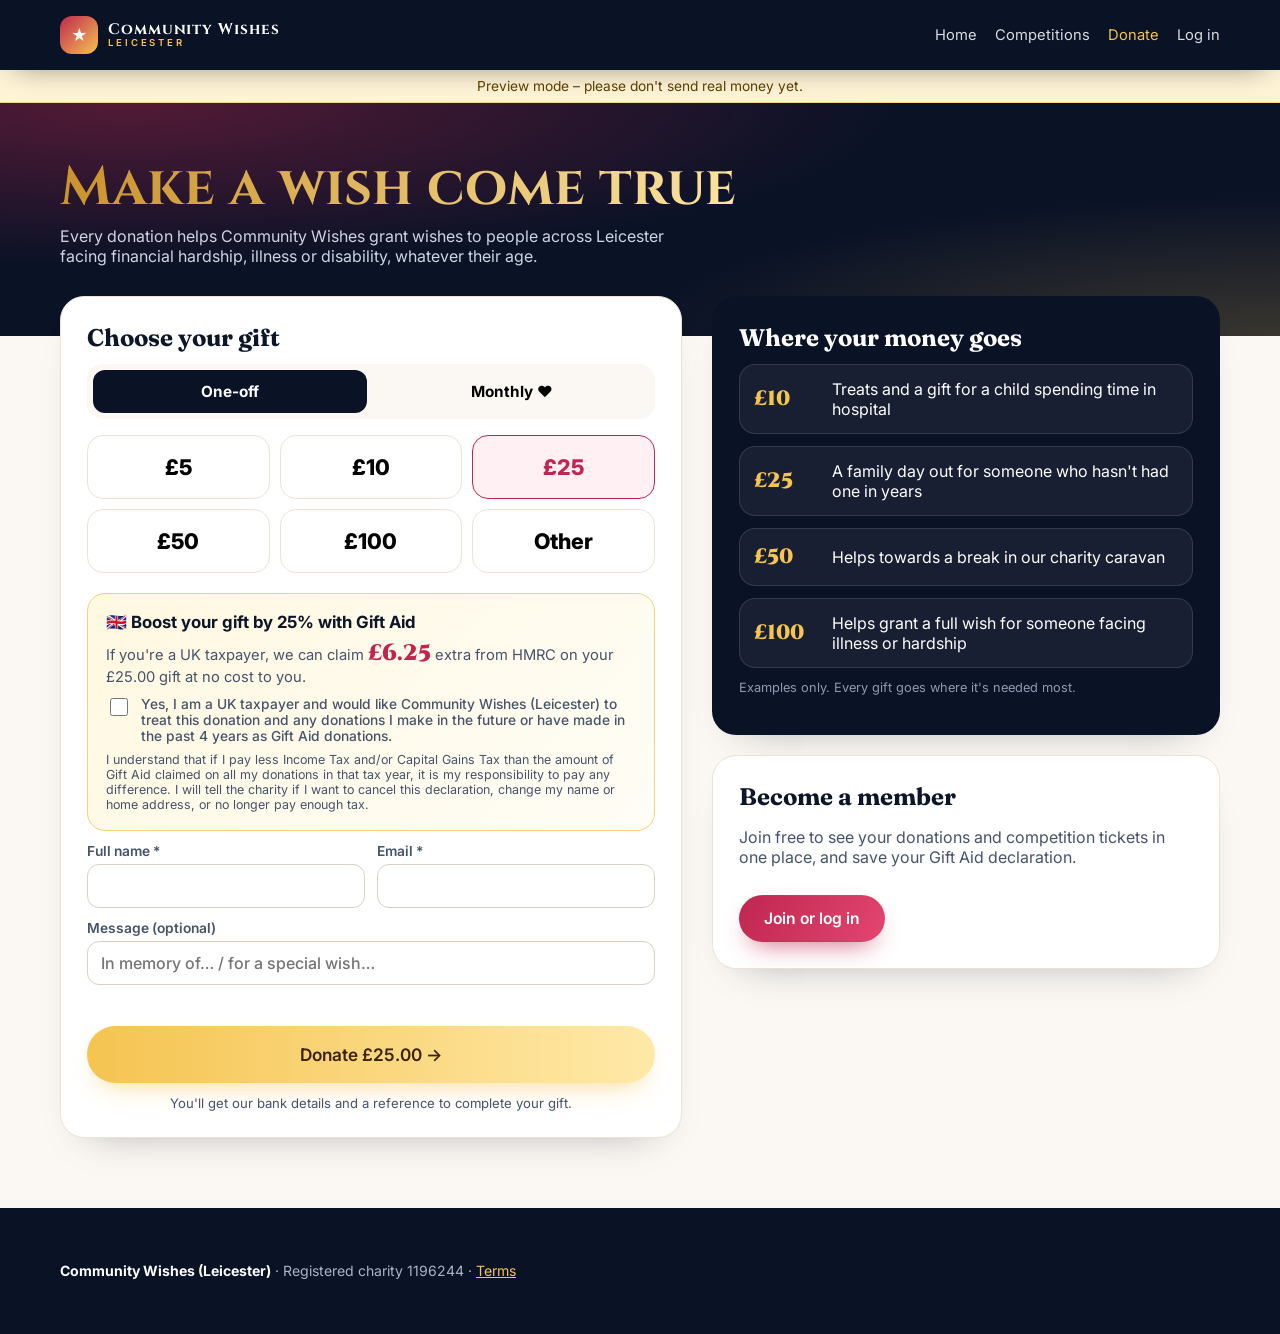
<file: donate.html>
<!DOCTYPE html>
<html lang="en-GB">
<head>
<meta charset="utf-8"><meta name="viewport" content="width=device-width, initial-scale=1">
<title>Donate | Community Wishes (Leicester)</title>
<meta name="description" content="Donate to Community Wishes (Leicester) and help grant wishes to people facing hardship, illness or disability. Registered charity 1196244.">
<meta name="theme-color" content="#0a1226">
<link rel="preconnect" href="https://fonts.googleapis.com"><link rel="preconnect" href="https://fonts.gstatic.com" crossorigin>
<link href="https://fonts.googleapis.com/css2?family=Cinzel:wght@700;900&family=Fraunces:opsz,wght@9..144,500;9..144,700&family=Inter:wght@400;500;600;700&display=swap" rel="stylesheet">
<link rel="stylesheet" href="comp/comp.css">
<style>
.dn{display:grid;grid-template-columns:1.1fr .9fr;gap:30px;margin-top:-40px;position:relative}
.amts{display:grid;grid-template-columns:repeat(3,1fr);gap:10px}
.amts button{padding:18px 10px;border-radius:16px;border:1.5px solid var(--cw-line);background:#fff;font:800 1.35rem Inter;cursor:pointer;transition:.2s}
.amts button small{display:block;font:500 .74rem Inter;color:var(--cw-ink2);margin-top:4px}
.amts button[aria-pressed=true]{border-color:var(--cw-brand);background:#fff0f4;color:var(--cw-brand)}
.freq{display:grid;grid-template-columns:1fr 1fr;gap:8px;margin-bottom:16px;background:var(--cw-bg);padding:6px;border-radius:16px}
.freq button{padding:12px;border:0;border-radius:12px;background:none;font:700 .96rem Inter;cursor:pointer}
.freq button[aria-pressed=true]{background:var(--cw-navy);color:#fff}
.ga{border:1.5px solid #f3d27a;background:linear-gradient(135deg,#fff8e1,#fffdf6);border-radius:18px;padding:18px}
.ga h3{font:700 1.05rem Inter;margin:0 0 6px;display:flex;gap:8px;align-items:center}
.ga .boost{font:900 1.4rem Cinzel,serif;color:var(--cw-brand)}
.impact{display:grid;gap:12px}
.impact div{display:flex;gap:14px;align-items:center;padding:14px;border-radius:16px;background:rgba(255,255,255,.06);border:1px solid rgba(255,255,255,.12)}
.impact b{font:900 1.3rem Cinzel,serif;color:var(--cw-gold);min-width:64px}
@media (max-width:900px){.dn{grid-template-columns:1fr}}
@media (max-width:420px){.amts{grid-template-columns:repeat(2,1fr)}}
</style>
</head>
<body class="cw-page">
<header class="cw-top"><div class="in">
 <a class="cw-logo" href="./"><i>★</i><b>Community Wishes<small>LEICESTER</small></b></a>
 <nav><a href="./" class="hide-m">Home</a><a href="competitions.html" class="hide-m">Competitions</a><a href="donate.html" class="on">Donate</a><a href="account.html" data-acct>Log in</a></nav>
</div></header>
<div id="banner"></div>
<section class="cw-hero"><div class="cw-wrap"><h1>Make a wish come true</h1>
 <p>Every donation helps Community Wishes grant wishes to people across Leicester facing financial hardship, illness or disability, whatever their age.</p></div></section>
<main class="cw-wrap"><div class="dn">
 <div class="cw-panel" id="form"></div>
 <div style="display:grid;gap:20px;align-content:start">
  <div class="cw-panel dk"><h2 style="color:#fff">Where your money goes</h2><div class="impact">
   <div><b>£10</b><span>Treats and a gift for a child spending time in hospital</span></div>
   <div><b>£25</b><span>A family day out for someone who hasn't had one in years</span></div>
   <div><b>£50</b><span>Helps towards a break in our charity caravan</span></div>
   <div><b>£100</b><span>Helps grant a full wish for someone facing illness or hardship</span></div></div>
   <p style="font-size:.8rem;color:#8f9ab0;margin-top:12px">Examples only. Every gift goes where it's needed most.</p></div>
  <div class="cw-panel" id="side"></div>
 </div>
</div></main>
<footer class="cw-foot"><div class="cw-wrap"><p><b style="color:#fff" data-s="charity"></b> · Registered charity <span data-s="charityNo"></span> · <a href="terms.html">Terms</a></p></div></footer>
<div class="cw-modal" id="modal" role="dialog" aria-modal="true"><div class="box"><button class="x" aria-label="Close">✕</button><div id="mbody"></div></div></div>
<script src="comp/store.js"></script>
<script>
const {esc,money}=CW,st=()=>CW.state.settings;
const q=new URLSearchParams(location.search);
let amount=+q.get('amount')||25,freq=q.get('monthly')?'monthly':'one-off',custom=!!q.get('amount')&&![5,10,25,50,100].includes(+q.get('amount'));
function fill(){const s=st();document.querySelectorAll('[data-s]').forEach(e=>e.textContent=s[e.dataset.s]||'');
 document.getElementById('banner').innerHTML=s.previewMode?'<div class="cw-banner">Preview mode – please don\'t send real money yet.</div>':'';}
function side(){const m=CW.currentMember();
 document.getElementById('side').innerHTML=m?`<h2>Hi ${esc(m.name.split(' ')[0])} 👋</h2><p style="color:var(--cw-ink2)">Your details are filled in. Your donations will show in <a href="account.html#donations">My account</a>.</p>`
 :`<h2>Become a member</h2><p style="color:var(--cw-ink2)">Join free to see your donations and competition tickets in one place, and save your Gift Aid declaration.</p><a class="cw-btn p" href="account.html#join" style="margin-top:12px">Join or log in</a>`;}
function form(){
 const m=CW.currentMember();const pre=[5,10,25,50,100];
 const ga=(amount*0.25);
 document.getElementById('form').innerHTML=`<h2>Choose your gift</h2>
  <div class="freq"><button type="button" data-f="one-off" aria-pressed="${freq==='one-off'}">One-off</button><button type="button" data-f="monthly" aria-pressed="${freq==='monthly'}">Monthly ♥</button></div>
  <div class="amts">${pre.map(a=>`<button type="button" data-a="${a}" aria-pressed="${!custom&&amount===a}">£${a}${freq==='monthly'?'<small>a month</small>':''}</button>`).join('')}<button type="button" data-a="other" aria-pressed="${custom}">Other</button></div>
  <div class="cw-f" style="margin-top:12px;${custom?'':'display:none'}" id="cwrap"><label>Your amount (£)<input type="number" id="camt" min="1" step="1" value="${custom?amount:''}" placeholder="e.g. 15"></label></div>
  <form class="cw-f" id="df" style="margin-top:20px" novalidate>
   <div class="ga"><h3>🇬🇧 Boost your gift by 25% with Gift Aid</h3>
    <p style="font-size:.92rem;color:var(--cw-ink2);margin:0 0 10px">If you're a UK taxpayer, we can claim <span class="boost">${money(ga)}</span> extra from HMRC on your ${money(amount)} gift at no cost to you.</p>
    <label class="cw-check"><input type="checkbox" name="giftAid" id="gaBox" ${m&&m.giftAid?'checked':''}> Yes, I am a UK taxpayer and would like ${esc(st().charity)} to treat this ${freq==='monthly'?'and all future donations':'donation and any donations I make in the future or have made in the past 4 years'} as Gift Aid donations.</label>
    <p style="font-size:.78rem;color:var(--cw-ink2);margin:8px 0 0">I understand that if I pay less Income Tax and/or Capital Gains Tax than the amount of Gift Aid claimed on all my donations in that tax year, it is my responsibility to pay any difference. I will tell the charity if I want to cancel this declaration, change my name or home address, or no longer pay enough tax.</p></div>
   <div class="two"><label>Full name *<input name="name" autocomplete="name" value="${esc(m?m.name:'')}" required></label><label>Email *<input name="email" type="email" autocomplete="email" value="${esc(m?m.email:'')}" required></label></div>
   <div id="addr" class="two" style="${m&&m.giftAid?'':'display:none'}"><label>Home address *<input name="address" autocomplete="street-address" value="${esc(m?m.address:'')}"></label><label>Postcode *<input name="postcode" autocomplete="postal-code" value="${esc(m?m.postcode:'')}"></label></div>
   <label>Message (optional)<input name="message" placeholder="In memory of… / for a special wish…"></label>
   <div class="cw-err" id="err" role="alert"></div>
   <button class="cw-btn g" style="width:100%;padding:17px;font-size:1.08rem">Donate ${money(amount)}${freq==='monthly'?' a month':''} →</button>
   <p style="font-size:.82rem;color:var(--cw-ink2);text-align:center;margin:0">You'll get our bank details and a reference to complete your gift.</p>
  </form>`;
 const f=document.getElementById('form');
 f.querySelectorAll('[data-f]').forEach(b=>b.onclick=()=>{freq=b.dataset.f;keep(form)});
 f.querySelectorAll('[data-a]').forEach(b=>b.onclick=()=>{if(b.dataset.a==='other'){custom=true;keep(form);document.getElementById('camt').focus();return}custom=false;amount=+b.dataset.a;keep(form)});
 const c=document.getElementById('camt');c.oninput=()=>{amount=Math.max(0,+c.value||0);const btn=f.querySelector('#df button');btn.textContent=`Donate ${money(amount)}${freq==='monthly'?' a month':''} →`;f.querySelector('.boost').textContent=money(amount*.25)};
 document.getElementById('gaBox').onchange=e=>document.getElementById('addr').style.display=e.target.checked?'':'none';
 document.getElementById('df').onsubmit=e=>{e.preventDefault();const d=Object.fromEntries(new FormData(e.target));
  try{const don=CW.createDonation(Object.assign(d,{amount,frequency:freq}));done(don)}catch(err){document.getElementById('err').textContent=err.message}};
}
let kept={};function keep(fn){const df=document.getElementById('df');if(df)kept=Object.fromEntries(new FormData(df));fn();const n=document.getElementById('df');if(n)Object.entries(kept).forEach(([k,v])=>{const el=n.elements[k];if(!el)return;if(el.type==='checkbox'){el.checked=true;el.onchange&&el.onchange({target:el})}else el.value=v})}
function done(d){const s=st();
 document.getElementById('mbody').innerHTML=`<h2 style="font-family:Fraunces,serif;font-size:1.7rem;margin:0 0 6px">Thank you, ${esc(d.name.split(' ')[0])}! 💛</h2>
  <p style="color:var(--cw-ink2)">Your ${d.frequency==='monthly'?'monthly ':''}gift of <b>${money(d.amount)}</b>${d.giftAid?` (worth <b>${money(d.amount*1.25)}</b> with Gift Aid)`:''} will help us grant wishes across Leicester.</p>
  <div style="background:var(--cw-bg);border-radius:16px;padding:18px;margin-top:12px"><b>${d.frequency==='monthly'?'Set up a monthly standing order':'Complete your donation by bank transfer'}</b>
  <table style="width:100%;margin-top:10px;font-size:.95rem"><tr><td style="color:var(--cw-ink2)">Account name</td><td><b>${esc(s.bankName)}</b></td></tr><tr><td style="color:var(--cw-ink2)">Sort code</td><td><b>${esc(s.sortCode)}</b></td></tr><tr><td style="color:var(--cw-ink2)">Account no.</td><td><b>${esc(s.accountNo)}</b></td></tr>
  <tr><td style="color:var(--cw-ink2)">Reference</td><td><b style="color:var(--cw-brand)">${esc(d.ref)}</b></td></tr><tr><td style="color:var(--cw-ink2)">Amount</td><td><b>${money(d.amount)}${d.frequency==='monthly'?' monthly':''}</b></td></tr></table></div>
  ${CW.currentMember()?'<p style="font-size:.88rem;color:var(--cw-ink2);margin-top:12px">This donation is saved in <a href="account.html#donations">My account</a>.</p>':'<p style="font-size:.88rem;color:var(--cw-ink2);margin-top:12px"><a href="account.html#join">Create a free account</a> to keep track of your donations.</p>'}
  <button class="cw-btn p" style="width:100%;margin-top:16px" id="ok">Done</button>`;
 const mo=document.getElementById('modal');mo.classList.add('open');
 const close=()=>{mo.classList.remove('open');custom=false;amount=25;form()};mo.querySelector('.x').onclick=close;document.getElementById('ok').onclick=close;
}
fill();side();form();CW.syncPublished().then(fill);
</script>
</body>
</html>
</file>
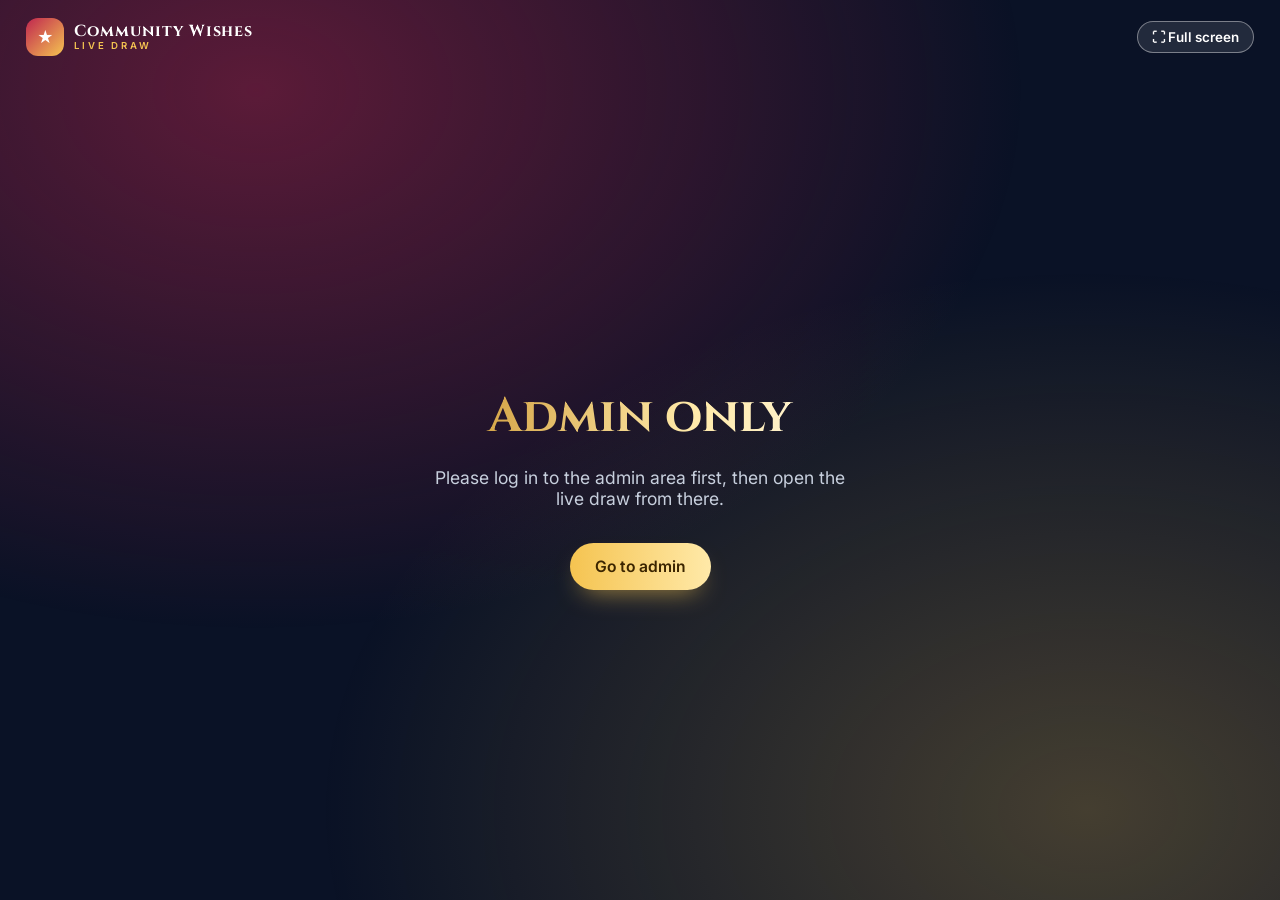
<file: draw.html>
<!DOCTYPE html>
<html lang="en-GB">
<head>
<meta charset="utf-8"><meta name="viewport" content="width=device-width, initial-scale=1">
<title>Live Draw | Community Wishes</title>
<meta name="robots" content="noindex">
<link rel="preconnect" href="https://fonts.googleapis.com"><link rel="preconnect" href="https://fonts.gstatic.com" crossorigin>
<link href="https://fonts.googleapis.com/css2?family=Cinzel:wght@700;900&family=Fraunces:opsz,wght@9..144,500;9..144,700&family=Inter:wght@400;500;600;700&display=swap" rel="stylesheet">
<link rel="stylesheet" href="comp/comp.css">
<style>
body{margin:0;min-height:100vh;background:#0a1226;color:#fff;font-family:Inter,sans-serif;overflow:hidden;display:flex;flex-direction:column}
body::before{content:"";position:fixed;inset:0;background:radial-gradient(ellipse 60% 60% at 20% 10%,rgba(192,38,79,.45),transparent),radial-gradient(ellipse 60% 60% at 85% 90%,rgba(245,196,81,.25),transparent);z-index:-1}
.top{display:flex;justify-content:space-between;align-items:center;padding:18px 26px}
.top .cw-logo b{font-size:1rem}
.stage{flex:1;display:flex;flex-direction:column;align-items:center;justify-content:center;text-align:center;padding:20px}
.stage h1{font-family:Cinzel,serif;font-size:clamp(1.6rem,4vw,3rem);margin:0 0 6px;background:linear-gradient(100deg,#c9922c,#ffe9a8,#fff,#f5c451,#c9922c);background-size:250%;-webkit-background-clip:text;background-clip:text;color:transparent;animation:cwshine 6s linear infinite}
.stage .sub{color:#c7cfdd;margin-bottom:34px;font-size:1.1rem}
.reel{display:flex;gap:clamp(6px,1.4vw,16px);margin:10px 0 30px}
.digit{width:clamp(64px,11vw,140px);height:clamp(96px,16vw,200px);border-radius:22px;background:linear-gradient(180deg,#1b2747,#0d1630);border:2px solid rgba(245,196,81,.35);box-shadow:0 20px 50px -20px #000,inset 0 0 30px rgba(0,0,0,.6);overflow:hidden;position:relative}
.digit::after{content:"";position:absolute;inset:0;background:linear-gradient(180deg,rgba(10,18,38,.9),transparent 30%,transparent 70%,rgba(10,18,38,.9));pointer-events:none}
.strip{position:absolute;left:0;right:0;top:0;will-change:transform}
.strip span{display:grid;place-items:center;height:clamp(96px,16vw,200px);font:900 clamp(3.4rem,9vw,8rem) Cinzel,serif;color:#ffe9a8;text-shadow:0 0 30px rgba(245,196,81,.6)}
.winner{min-height:120px}
.winner .nm{font-family:Fraunces,serif;font-size:clamp(2rem,5vw,3.6rem);animation:pop .8s cubic-bezier(.2,1.4,.4,1)}
.winner small{display:block;color:#aab4c6;margin-top:6px}
@keyframes pop{from{transform:scale(.4);opacity:0}}
.ctrl{display:flex;gap:12px;flex-wrap:wrap;justify-content:center;margin-top:18px}
.ctrl .cw-btn{font-size:1.1rem;padding:16px 30px}
.pool{color:#8f9ab0;font-size:.9rem;margin-top:16px}
.lock{max-width:420px;margin:auto;text-align:center}
.count{font:900 clamp(6rem,20vw,14rem) Cinzel,serif;color:#f5c451;animation:pop .9s}
.manual{display:none;gap:8px;justify-content:center;margin-top:14px}
.manual input{font:700 1.2rem Inter;padding:12px;border-radius:12px;border:0;width:140px;text-align:center}
</style>
</head>
<body>
<div class="top"><span class="cw-logo"><i>★</i><b>Community Wishes<small>LIVE DRAW</small></b></span><button class="cw-btn gh sm" id="fs">⛶ Full screen</button></div>
<div class="stage" id="stage"></div>
<canvas class="cw-confetti" id="confetti"></canvas>
<script src="comp/store.js"></script>
<script>
const {esc,money}=CW,stage=document.getElementById('stage');
const id=new URLSearchParams(location.search).get('id');
const admin=CW.isAdmin();
document.getElementById('fs').onclick=()=>document.fullscreenElement?document.exitFullscreen():document.documentElement.requestFullscreen().catch(()=>{});

function view(){
  const c=CW.comp(id);
  if(!admin){stage.innerHTML='<div class="lock"><h1>Admin only</h1><p class="sub">Please log in to the admin area first, then open the live draw from there.</p><a class="cw-btn g" href="admin.html">Go to admin</a></div>';return}
  if(!c){stage.innerHTML='<h1>Competition not found</h1>';return}
  const pool=CW.eligible(c.id),digits=String(c.maxTickets).length;
  stage.innerHTML=`<h1>${esc(c.title)}</h1><div class="sub">Prize worth ${money(c.prizeValue)} · ${pool.length} eligible ticket${pool.length===1?'':'s'}</div>
   <div class="reel" id="reel">${Array.from({length:digits},()=>`<div class="digit"><div class="strip">${Array.from({length:10},(_,i)=>`<span>${i}</span>`).join('')}</div></div>`).join('')}</div>
   <div class="winner" id="win">${c.winner?winnerHTML(c.winner):''}</div>
   <div class="ctrl" id="ctrl">${c.winner?`<a class="cw-btn gh" href="admin.html#draws">Back to admin</a>`:
     pool.length?`<button class="cw-btn g" id="go">🎲 Draw the winner</button><button class="cw-btn gh" id="man">Physical draw – enter number</button>`:'<p>No eligible (paid, correct-answer) tickets yet.</p>'}</div>
   <div class="manual" id="mbox"><input id="mnum" type="number" min="1" max="${c.maxTickets}" placeholder="Ticket #"><button class="cw-btn g" id="mgo">Confirm winner</button></div>
   <div class="pool">${c.winner?'Winner recorded in the audit log.':'Only paid tickets with a correct answer are included. Every draw is recorded in the audit log.'}</div>`;
  if(c.winner)setReel(c.winner.ticket,digits,false);
  const go=document.getElementById('go');
  if(go)go.onclick=()=>countdown(()=>spin(c));
  const man=document.getElementById('man');
  if(man)man.onclick=()=>{document.getElementById('mbox').style.display='flex';document.getElementById('mnum').focus()};
  const mgo=document.getElementById('mgo');
  if(mgo)mgo.onclick=()=>{try{const w=CW.recordWinner(c.id,+document.getElementById('mnum').value,'Live draw (physical)');setReel(w.ticket,digits,true,()=>reveal(w))}catch(e){alert(e.message)}};
}
function winnerHTML(w){return `<div class="nm">🏆 ${esc(w.name)}</div><small>Ticket #${w.ticket} · ${esc(w.ref)} · ${new Date(w.at).toLocaleString('en-GB')}</small>`}
function countdown(done){
  const ctrl=document.getElementById('ctrl');ctrl.innerHTML='';let n=3;
  const win=document.getElementById('win');
  (function step(){if(!n){win.innerHTML='';return done()}win.innerHTML=`<div class="count">${n}</div>`;n--;setTimeout(step,900)})();
}
function spin(c){
  let w;try{w=CW.drawRandom(c.id,'Live draw (random)')}catch(e){alert(e.message);return view()}
  setReel(w.ticket,String(c.maxTickets).length,true,()=>reveal(w));
}
function setReel(num,digits,animate,cb){
  const s=String(num).padStart(digits,'0'),strips=[...document.querySelectorAll('.strip')];
  const h=strips[0].firstElementChild.getBoundingClientRect().height;
  strips.forEach((st,i)=>{
    const d=+s[i];
    if(!animate){st.style.transform=`translateY(${-d*h}px)`;return}
    // build long strip for spinning
    const loops=4+i*2;st.innerHTML=Array.from({length:loops*10+10},(_,k)=>`<span>${k%10}</span>`).join('');
    st.style.transition='none';st.style.transform='translateY(0)';st.offsetHeight;
    st.style.transition=`transform ${2.6+i*0.9}s cubic-bezier(.12,.75,.15,1)`;
    st.style.transform=`translateY(${-(loops*10+d)*h}px)`;
  });
  if(animate&&cb)setTimeout(cb,(2.6+(digits-1)*0.9)*1000+300);
}
function reveal(w){document.getElementById('win').innerHTML=winnerHTML(w);document.getElementById('ctrl').innerHTML='<a class="cw-btn g" href="admin.html#draws">Back to admin</a>';confetti()}
function confetti(){const cv=document.getElementById('confetti'),x=cv.getContext('2d');cv.width=innerWidth;cv.height=innerHeight;
 const P=Array.from({length:260},()=>({x:Math.random()*cv.width,y:-20-Math.random()*cv.height,vx:(Math.random()-.5)*5,vy:Math.random()*3+2,r:Math.random()*8+5,c:['#f5c451','#c0264f','#fff','#ffe9a8','#e0446e'][Math.random()*5|0],a:Math.random()*6}));let f=0;
 (function loop(){x.clearRect(0,0,cv.width,cv.height);P.forEach(p=>{p.x+=p.vx;p.y+=p.vy;p.a+=.1;x.save();x.translate(p.x,p.y);x.rotate(p.a);x.fillStyle=p.c;x.fillRect(-p.r/2,-p.r/4,p.r,p.r/2);x.restore()});if(++f<420)requestAnimationFrame(loop);else x.clearRect(0,0,cv.width,cv.height)})()}
view();
</script>
</body>
</html>
</file>
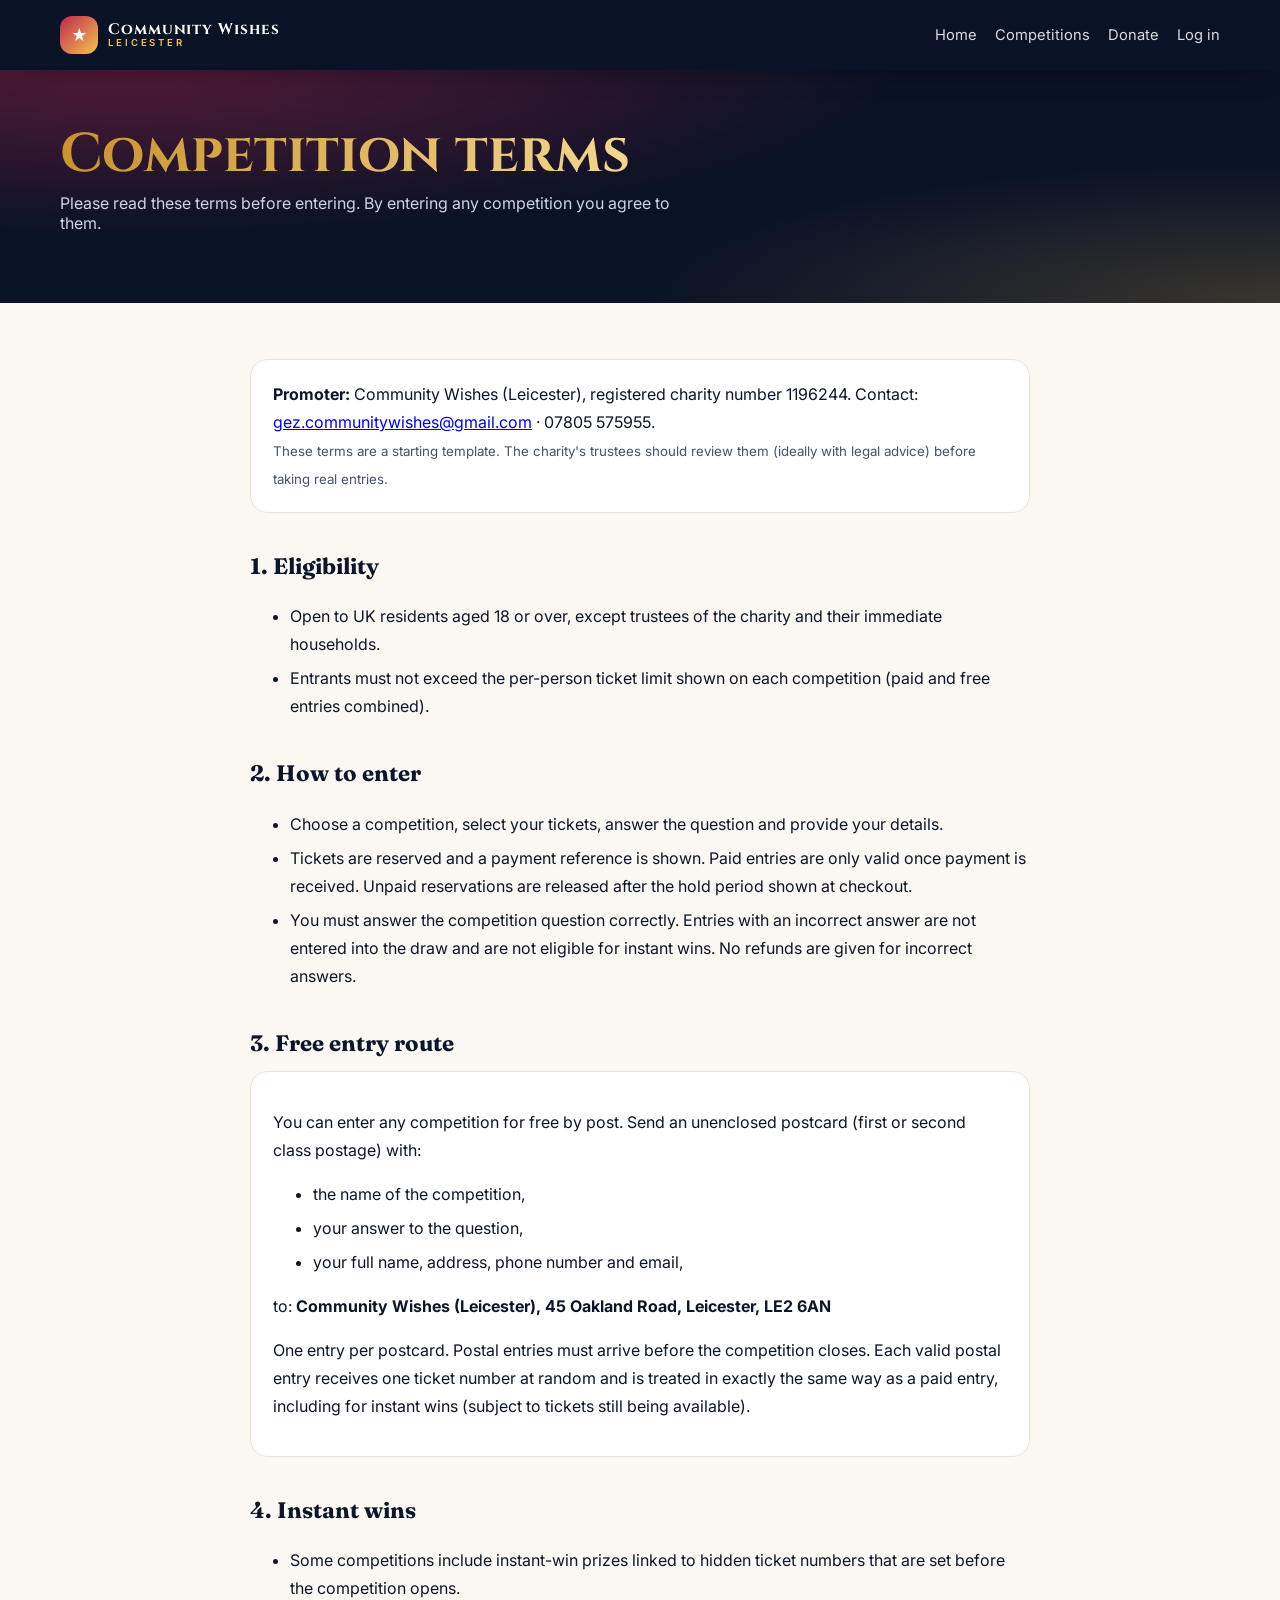
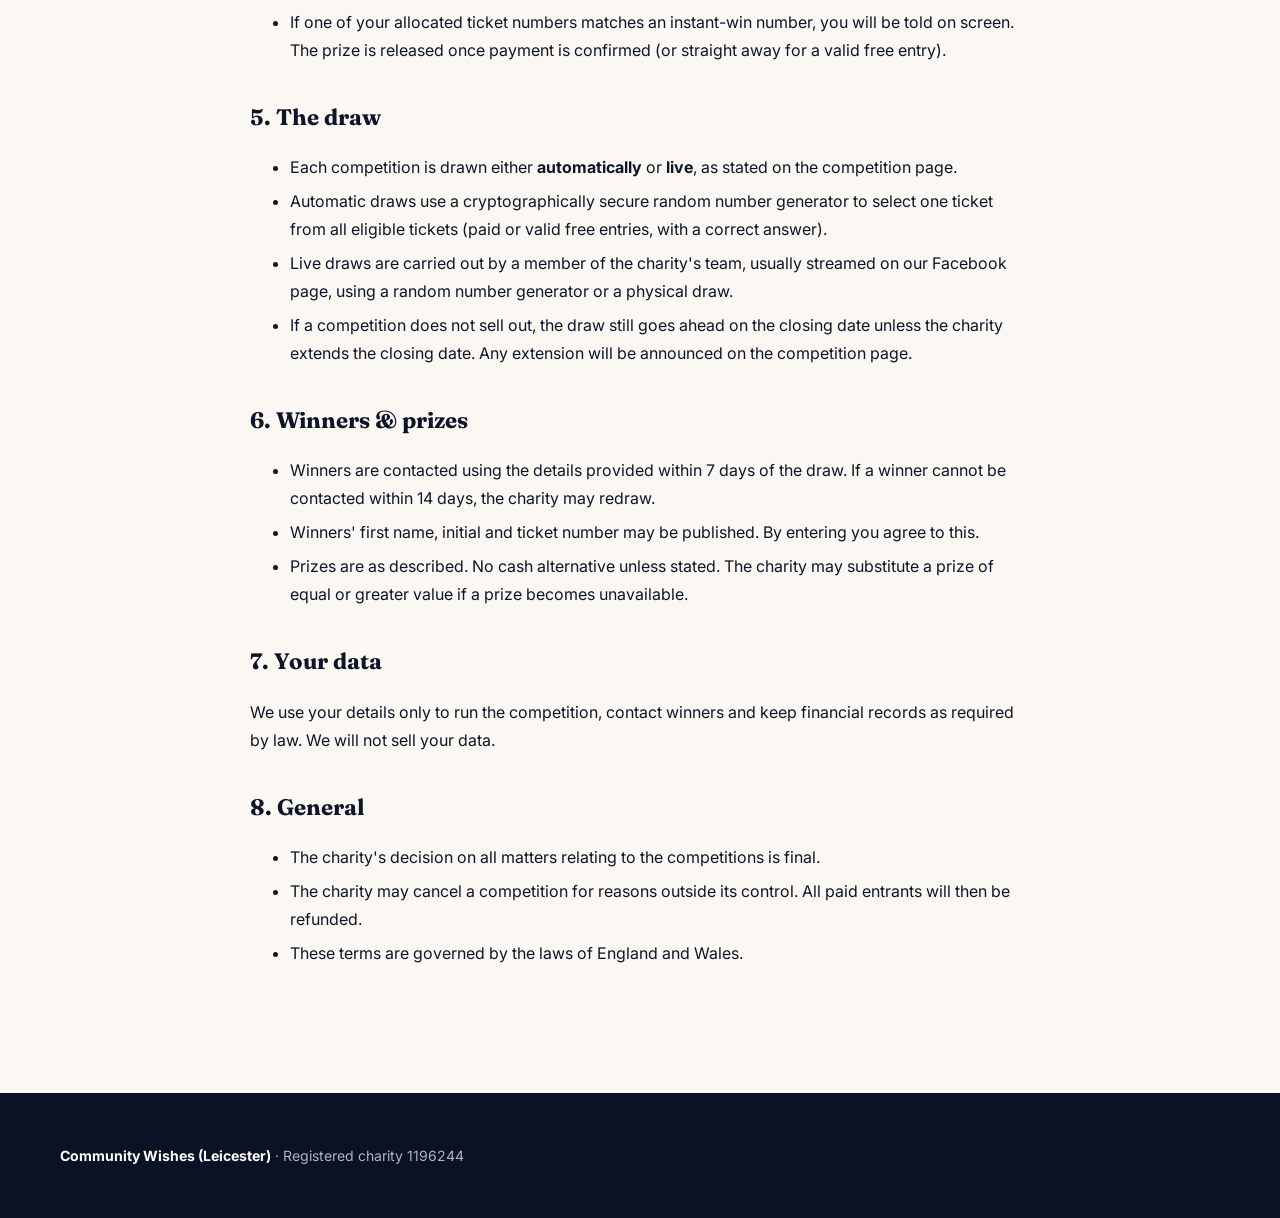
<file: terms.html>
<!DOCTYPE html>
<html lang="en-GB">
<head>
<meta charset="utf-8"><meta name="viewport" content="width=device-width, initial-scale=1">
<title>Competition Terms | Community Wishes (Leicester)</title>
<meta name="theme-color" content="#0a1226">
<link rel="preconnect" href="https://fonts.googleapis.com"><link rel="preconnect" href="https://fonts.gstatic.com" crossorigin>
<link href="https://fonts.googleapis.com/css2?family=Cinzel:wght@700;900&family=Fraunces:opsz,wght@9..144,500;9..144,700&family=Inter:wght@400;500;600;700&display=swap" rel="stylesheet">
<link rel="stylesheet" href="comp/comp.css">
<style>.terms{max-width:820px;margin:auto;padding:40px 20px;line-height:1.75;color:var(--cw-ink)}.terms h2{font-family:Fraunces,serif;font-size:1.4rem;margin:34px 0 8px}.terms li{margin:6px 0}.terms .box{background:#fff;border:1px solid var(--cw-line);border-radius:18px;padding:20px 22px}</style>
</head>
<body class="cw-page">
<header class="cw-top"><div class="in">
 <a class="cw-logo" href="./"><i>★</i><b>Community Wishes<small>LEICESTER</small></b></a>
 <nav><a href="./" class="hide-m">Home</a><a href="competitions.html">Competitions</a><a href="donate.html" class="hide-m">Donate</a><a href="account.html" data-acct>Log in</a></nav>
</div></header>
<section class="cw-hero"><div class="cw-wrap"><h1>Competition terms</h1><p>Please read these terms before entering. By entering any competition you agree to them.</p></div></section>
<div class="terms">
 <p class="box"><b>Promoter:</b> <span data-s="charity"></span>, registered charity number <span data-s="charityNo"></span>. Contact: <a data-s-mail="email"></a> · <span data-s="phone"></span>.<br><small style="color:var(--cw-ink2)">These terms are a starting template. The charity's trustees should review them (ideally with legal advice) before taking real entries.</small></p>

 <h2>1. Eligibility</h2>
 <ul><li>Open to UK residents aged 18 or over, except trustees of the charity and their immediate households.</li>
 <li>Entrants must not exceed the per-person ticket limit shown on each competition (paid and free entries combined).</li></ul>

 <h2>2. How to enter</h2>
 <ul><li>Choose a competition, select your tickets, answer the question and provide your details.</li>
 <li>Tickets are reserved and a payment reference is shown. Paid entries are only valid once payment is received. Unpaid reservations are released after the hold period shown at checkout.</li>
 <li>You must answer the competition question correctly. Entries with an incorrect answer are not entered into the draw and are not eligible for instant wins. No refunds are given for incorrect answers.</li></ul>

 <h2 id="free">3. Free entry route</h2>
 <div class="box"><p>You can enter any competition for free by post. Send an unenclosed postcard (first or second class postage) with:</p>
 <ul><li>the name of the competition,</li><li>your answer to the question,</li><li>your full name, address, phone number and email,</li></ul>
 <p>to: <b data-s="postalAddress"></b></p>
 <p>One entry per postcard. Postal entries must arrive before the competition closes. Each valid postal entry receives one ticket number at random and is treated in exactly the same way as a paid entry, including for instant wins (subject to tickets still being available).</p></div>

 <h2>4. Instant wins</h2>
 <ul><li>Some competitions include instant-win prizes linked to hidden ticket numbers that are set before the competition opens.</li>
 <li>If one of your allocated ticket numbers matches an instant-win number, you will be told on screen. The prize is released once payment is confirmed (or straight away for a valid free entry).</li></ul>

 <h2>5. The draw</h2>
 <ul><li>Each competition is drawn either <b>automatically</b> or <b>live</b>, as stated on the competition page.</li>
 <li>Automatic draws use a cryptographically secure random number generator to select one ticket from all eligible tickets (paid or valid free entries, with a correct answer).</li>
 <li>Live draws are carried out by a member of the charity's team, usually streamed on our Facebook page, using a random number generator or a physical draw.</li>
 <li>If a competition does not sell out, the draw still goes ahead on the closing date unless the charity extends the closing date. Any extension will be announced on the competition page.</li></ul>

 <h2>6. Winners & prizes</h2>
 <ul><li>Winners are contacted using the details provided within 7 days of the draw. If a winner cannot be contacted within 14 days, the charity may redraw.</li>
 <li>Winners' first name, initial and ticket number may be published. By entering you agree to this.</li>
 <li>Prizes are as described. No cash alternative unless stated. The charity may substitute a prize of equal or greater value if a prize becomes unavailable.</li></ul>

 <h2>7. Your data</h2>
 <p>We use your details only to run the competition, contact winners and keep financial records as required by law. We will not sell your data.</p>

 <h2>8. General</h2>
 <ul><li>The charity's decision on all matters relating to the competitions is final.</li>
 <li>The charity may cancel a competition for reasons outside its control. All paid entrants will then be refunded.</li>
 <li>These terms are governed by the laws of England and Wales.</li></ul>
</div>
<footer class="cw-foot"><div class="cw-wrap"><p><b style="color:#fff" data-s="charity"></b> · Registered charity <span data-s="charityNo"></span></p></div></footer>
<script src="comp/store.js"></script>
<script>
function fill(){const s=CW.state.settings;document.querySelectorAll('[data-s]').forEach(e=>e.textContent=s[e.dataset.s]||'');document.querySelectorAll('[data-s-mail]').forEach(e=>{e.textContent=s.email;e.href='mailto:'+s.email})}
fill();CW.syncPublished().then(fill);
</script>
</body>
</html>
</file>
<file: comp/comp.css>
/* Community Wishes – Competitions styles (matches main site palette) */
html,body{overflow-x:clip}
:root{--cw-navy:#0a1226;--cw-navy2:#121d38;--cw-brand:#c0264f;--cw-gold:#f5c451;--cw-gold2:#ffe9a8;--cw-ink:#0d1628;--cw-ink2:#46536a;--cw-bg:#fbf8f3;--cw-line:#ebe3d6;--cw-ok:#1f9d55;--cw-warn:#d9480f}
.cw-art{position:relative;width:100%;height:100%;min-height:100%;display:grid;place-items:center;background:radial-gradient(circle at 30% 25%,var(--b),transparent 55%),linear-gradient(135deg,var(--a),#0a1226);overflow:hidden}
.cw-art span{font-size:clamp(3.5rem,9vw,7rem);filter:drop-shadow(0 12px 24px rgba(0,0,0,.45));animation:cwbob 5s ease-in-out infinite}
.cw-art i{position:absolute;border-radius:50%;border:2px solid rgba(255,255,255,.18);width:60%;aspect-ratio:1;animation:cwring 6s linear infinite}
.cw-art i:nth-child(3){animation-delay:-2s}.cw-art i:nth-child(4){animation-delay:-4s}
@keyframes cwbob{50%{transform:translateY(-10px) rotate(-4deg)}}
@keyframes cwring{from{transform:scale(.3);opacity:1}to{transform:scale(2);opacity:0}}

/* ===== front-page showcase ===== */
.cw-show{background:var(--cw-navy);color:#fff;padding:110px 0 120px;position:relative;overflow:hidden;isolation:isolate}
.cw-show::before{content:"";position:absolute;inset:0;z-index:-1;background:radial-gradient(ellipse 60% 50% at 15% 10%,rgba(192,38,79,.35),transparent),radial-gradient(ellipse 50% 45% at 90% 85%,rgba(245,196,81,.22),transparent)}
.cw-show::after{content:"";position:absolute;inset:0;z-index:-1;background-image:linear-gradient(rgba(255,255,255,.04) 1px,transparent 1px),linear-gradient(90deg,rgba(255,255,255,.04) 1px,transparent 1px);background-size:56px 56px;mask:radial-gradient(ellipse at center,#000 30%,transparent 75%)}
.cw-show .head p{color:#c7cfdd}.cw-show .eyebrow{color:var(--cw-gold)}
.cw-show h2.t em{font-style:normal;background:linear-gradient(90deg,var(--cw-gold),#fff,var(--cw-gold));background-size:200%;-webkit-background-clip:text;background-clip:text;color:transparent;animation:gr 4s linear infinite}
.cw-feat{display:grid;grid-template-columns:1.15fr 1fr;border-radius:32px;overflow:hidden;background:linear-gradient(160deg,rgba(255,255,255,.09),rgba(255,255,255,.03));border:1px solid rgba(255,255,255,.14);box-shadow:0 40px 90px -30px rgba(0,0,0,.8),0 0 0 1px rgba(245,196,81,.08) inset;position:relative}
.cw-feat::before{content:"";position:absolute;inset:-1px;border-radius:inherit;padding:1.5px;background:conic-gradient(from var(--cwa,0deg),var(--cw-gold),transparent 25%,var(--cw-brand) 50%,transparent 75%,var(--cw-gold));-webkit-mask:linear-gradient(#000 0 0) content-box,linear-gradient(#000 0 0);-webkit-mask-composite:xor;mask-composite:exclude;animation:cwspin 6s linear infinite;pointer-events:none}
@property --cwa{syntax:'<angle>';initial-value:0deg;inherits:false}
@keyframes cwspin{to{--cwa:360deg}}
.cw-feat .pic{position:relative;min-height:440px}
.cw-feat .pic img{position:absolute;inset:0;width:100%;height:100%;object-fit:cover}
.cw-feat .pic .cw-art{position:absolute;inset:0}
.cw-feat .pic .tag{position:absolute;top:20px;left:20px;z-index:2}
.cw-feat .body{padding:44px 42px;display:flex;flex-direction:column;gap:16px}
.cw-feat h3{font-family:Fraunces,Georgia,serif;font-size:clamp(1.8rem,3.2vw,2.6rem);line-height:1.08}
.cw-feat .val{color:var(--cw-gold);font-weight:700;letter-spacing:.04em}
.cw-feat p.d{color:#cdd5e3}
.cw-tag{display:inline-flex;align-items:center;gap:8px;padding:7px 14px;border-radius:999px;font:700 .74rem Inter,sans-serif;letter-spacing:.12em;text-transform:uppercase;background:rgba(10,18,38,.7);backdrop-filter:blur(10px);border:1px solid rgba(255,255,255,.25);color:#fff}
.cw-tag.live::before{content:"";width:8px;height:8px;border-radius:50%;background:#3ddc84;box-shadow:0 0 0 0 rgba(61,220,132,.7);animation:cwpulse 1.6s infinite}
.cw-tag.iw{background:linear-gradient(90deg,var(--cw-brand),#e0446e);border-color:transparent}
@keyframes cwpulse{70%{box-shadow:0 0 0 10px rgba(61,220,132,0)}100%{box-shadow:0 0 0 0 rgba(61,220,132,0)}}
.cw-cd{display:flex;gap:10px}
.cw-cd div{flex:1;min-width:0;text-align:center;padding:12px 4px;border-radius:16px;background:rgba(0,0,0,.35);border:1px solid rgba(255,255,255,.12)}
.cw-cd b{display:block;font:900 clamp(1.5rem,3vw,2.2rem) Cinzel,serif;color:var(--cw-gold2);font-variant-numeric:tabular-nums;line-height:1.1}
.cw-cd small{font-size:.68rem;letter-spacing:.18em;text-transform:uppercase;color:#aab4c6}
.cw-bar{height:12px;border-radius:999px;background:rgba(255,255,255,.12);overflow:hidden}
.cw-bar i{display:block;height:100%;border-radius:inherit;background:linear-gradient(90deg,var(--cw-brand),var(--cw-gold));background-size:200%;animation:gr 3s linear infinite;transition:width 1.2s cubic-bezier(.2,.7,.2,1)}
.cw-barl{display:flex;justify-content:space-between;font-size:.86rem;color:#c3cbd9;margin-top:6px}
.cw-price{display:flex;align-items:baseline;gap:8px}.cw-price b{font:900 2.4rem Cinzel,serif;color:#fff}.cw-price span{color:#aab4c6}
.cw-row{display:flex;gap:12px;flex-wrap:wrap;align-items:center}
.cw-grid{display:grid;grid-template-columns:repeat(3,1fr);gap:22px;margin-top:28px}
.cw-card{display:flex;flex-direction:column;border-radius:24px;overflow:hidden;background:rgba(255,255,255,.06);border:1px solid rgba(255,255,255,.12);text-decoration:none;color:#fff;transition:transform .4s,background .4s,box-shadow .4s}
.cw-card:hover{transform:translateY(-8px);background:rgba(255,255,255,.1);box-shadow:0 30px 60px -25px rgba(0,0,0,.8)}
.cw-card .pic{position:relative;aspect-ratio:16/10;overflow:hidden}
.cw-card .pic img,.cw-card .pic .cw-art{position:absolute;inset:0;width:100%;height:100%;object-fit:cover;transition:transform 1s}
.cw-card:hover .pic img{transform:scale(1.08)}
.cw-card .pic .tag{position:absolute;top:14px;left:14px;display:flex;gap:6px;flex-wrap:wrap}
.cw-card .ci{padding:20px 22px 22px;display:flex;flex-direction:column;gap:10px;flex:1}
.cw-card h4{font-family:Fraunces,Georgia,serif;font-size:1.3rem;line-height:1.15}
.cw-card .meta{display:flex;justify-content:space-between;align-items:center;margin-top:auto;font-size:.92rem;color:#c3cbd9}
.cw-card .meta b{font-size:1.3rem;color:var(--cw-gold)}
.cw-steps{display:grid;grid-template-columns:repeat(4,1fr);gap:16px;margin-top:56px}
.cw-steps div{padding:22px;border-radius:20px;background:rgba(255,255,255,.05);border:1px solid rgba(255,255,255,.1)}
.cw-steps b{display:grid;place-items:center;width:40px;height:40px;border-radius:12px;background:linear-gradient(135deg,var(--cw-brand),var(--cw-gold));margin-bottom:12px;font-family:Cinzel}
.cw-steps h5{font:600 1.05rem Inter,sans-serif;margin-bottom:4px}.cw-steps p{font-size:.9rem;color:#b8c1d1}
.cw-ticker{margin-top:44px;border-radius:18px;background:rgba(255,255,255,.05);border:1px solid rgba(255,255,255,.1);overflow:hidden;display:flex;align-items:center}
.cw-ticker strong{flex:none;padding:14px 18px;background:linear-gradient(90deg,var(--cw-brand),#e0446e);font-size:.8rem;letter-spacing:.14em;text-transform:uppercase}
.cw-ticker .tr{overflow:hidden;flex:1;mask:linear-gradient(90deg,transparent,#000 6%,#000 94%,transparent)}
.cw-ticker .tr div{display:inline-flex;gap:40px;white-space:nowrap;padding:14px 0;animation:cwmar 40s linear infinite}
.cw-ticker span{color:#dfe4ec;font-size:.92rem}.cw-ticker span b{color:var(--cw-gold)}
@keyframes cwmar{from{transform:translateX(0)}to{transform:translateX(-50%)}}
.cw-stats{display:grid;grid-template-columns:repeat(3,1fr);gap:16px;margin:0 auto 46px;max-width:820px}
.cw-stats div{text-align:center;padding:16px;border-radius:18px;background:rgba(255,255,255,.04);border:1px solid rgba(255,255,255,.08)}
.cw-stats b{display:block;font:900 clamp(1.6rem,3.4vw,2.4rem) Cinzel,serif;background:linear-gradient(90deg,var(--cw-gold),var(--cw-gold2));-webkit-background-clip:text;background-clip:text;color:transparent}
.cw-stats span{font-size:.82rem;letter-spacing:.12em;text-transform:uppercase;color:#aab4c6}
.cw-note{text-align:center;margin-top:26px;font-size:.84rem;color:#8f9ab0}.cw-note a{color:var(--cw-gold)}
.cw-preview{display:inline-block;margin:0 auto 22px;padding:6px 14px;border-radius:999px;background:rgba(245,196,81,.12);border:1px dashed rgba(245,196,81,.5);color:var(--cw-gold2);font-size:.8rem}
@media (max-width:1000px){.cw-grid{grid-template-columns:repeat(2,1fr)}.cw-steps{grid-template-columns:repeat(2,1fr)}}
@media (max-width:860px){.cw-feat{grid-template-columns:1fr}.cw-feat .pic{min-height:280px}.cw-feat .body{padding:28px 22px}.cw-show{padding:84px 0}}
@media (max-width:560px){.cw-grid,.cw-steps{grid-template-columns:1fr}.cw-stats{grid-template-columns:1fr 1fr 1fr;gap:8px}.cw-stats div{padding:12px 6px}.cw-stats span{font-size:.62rem;letter-spacing:.06em}}

/* ===== subpage shell ===== */
.cw-page{font-family:Inter,system-ui,sans-serif;background:var(--cw-bg);color:var(--cw-ink);margin:0;min-height:100vh;-webkit-font-smoothing:antialiased}
.cw-page *{box-sizing:border-box}
.cw-top{background:var(--cw-navy);color:#fff;position:sticky;top:0;z-index:50;box-shadow:0 10px 30px -15px rgba(0,0,0,.5)}
.cw-top .in{max-width:1200px;margin:auto;padding:0 20px;height:70px;display:flex;align-items:center;justify-content:space-between;gap:12px}
.cw-top a{color:#fff;text-decoration:none}
.cw-logo{display:flex;align-items:center;gap:10px}
.cw-logo i{width:38px;height:38px;border-radius:12px;background:linear-gradient(135deg,var(--cw-brand),var(--cw-gold));display:grid;place-items:center;font-style:normal}
.cw-logo b{font-family:Cinzel,serif;font-size:.95rem;letter-spacing:.06em;line-height:1.05}.cw-logo small{display:block;font:600 .6rem Inter;letter-spacing:.3em;color:var(--cw-gold)}
.cw-top nav{display:flex;gap:18px;font-size:.92rem;align-items:center}
.cw-top nav a{opacity:.85}.cw-top nav a:hover,.cw-top nav a.on{opacity:1;color:var(--cw-gold)}
.cw-wrap{max-width:1200px;margin:auto;padding:0 20px}
.cw-hero{background:var(--cw-navy);color:#fff;padding:56px 0 70px;position:relative;overflow:hidden;isolation:isolate}
.cw-hero::before{content:"";position:absolute;inset:0;z-index:-1;background:radial-gradient(ellipse 60% 70% at 10% 0,rgba(192,38,79,.4),transparent),radial-gradient(ellipse 50% 60% at 100% 100%,rgba(245,196,81,.2),transparent)}
.cw-hero h1{font-family:Cinzel,serif;font-size:clamp(2rem,5vw,3.4rem);background:linear-gradient(100deg,#c9922c,#ffe9a8,#fff,#f5c451,#c9922c);background-size:250%;-webkit-background-clip:text;background-clip:text;color:transparent;animation:cwshine 6s linear infinite;line-height:1.05;margin:0 0 10px}
@keyframes cwshine{from{background-position:250% 0}to{background-position:0 0}}
@keyframes gr{to{background-position:200% 0}}
.cw-hero p{color:#cdd5e3;max-width:62ch;margin:0}
.cw-btn{display:inline-flex;align-items:center;justify-content:center;gap:8px;padding:13px 24px;border-radius:999px;font:600 .98rem Inter,sans-serif;border:1.5px solid transparent;cursor:pointer;text-decoration:none;transition:transform .2s,box-shadow .2s,background .2s;color:inherit;background:none}
.cw-btn:hover{transform:translateY(-2px)}
.cw-btn:disabled{opacity:.5;cursor:not-allowed;transform:none}
.cw-btn.p{background:linear-gradient(120deg,#c0264f,#e0446e,#c0264f);background-size:200%;color:#fff;box-shadow:0 12px 26px -12px rgba(192,38,79,.8);animation:gr 6s linear infinite}
.cw-btn.g{background:linear-gradient(90deg,#f5c451,#ffe9a8,#f5c451);background-size:200%;color:#3b2500;box-shadow:0 12px 26px -12px rgba(245,196,81,.7);animation:gr 5s linear infinite}
.cw-btn.o{border-color:currentColor}
.cw-btn.gh{background:rgba(255,255,255,.1);border-color:rgba(255,255,255,.4);color:#fff}
.cw-btn.sm{padding:7px 14px;font-size:.84rem}
.cw-btn.ok{background:var(--cw-ok);color:#fff}.cw-btn.bad{background:#c92a2a;color:#fff}.cw-btn.dark{background:var(--cw-navy);color:#fff}
.cw-banner{background:#fff4d6;color:#5c4100;border-bottom:1px solid #f0d58a;font-size:.86rem;text-align:center;padding:8px 16px}

/* competition detail */
.cw-detail{display:grid;grid-template-columns:1.05fr 1fr;gap:40px;margin-top:-40px;position:relative}
.cw-detail .media{border-radius:28px;overflow:hidden;aspect-ratio:4/3;position:relative;box-shadow:0 30px 60px -25px rgba(10,18,38,.45);background:var(--cw-navy)}
.cw-detail .media img,.cw-detail .media .cw-art{position:absolute;inset:0;width:100%;height:100%;object-fit:cover}
.cw-panel{background:#fff;border:1px solid var(--cw-line);border-radius:24px;padding:26px;box-shadow:0 20px 40px -30px rgba(10,18,38,.4)}
.cw-panel h2{font-family:Fraunces,Georgia,serif;font-size:1.5rem;margin:0 0 12px}
.cw-panel.dk{background:var(--cw-navy);color:#fff;border-color:transparent}
.cw-detail .cw-cd div{background:var(--cw-navy);border:0}
.cw-qty{display:flex;align-items:center;gap:12px;margin:10px 0}
.cw-qty button{width:46px;height:46px;border-radius:14px;border:1px solid var(--cw-line);background:#fff;font-size:1.4rem;cursor:pointer}
.cw-qty input[type=number]{width:90px;text-align:center;font:700 1.4rem Inter;border:1px solid var(--cw-line);border-radius:14px;padding:8px}
.cw-qty input[type=range]{flex:1;accent-color:var(--cw-brand)}
.cw-quick{display:flex;gap:8px;flex-wrap:wrap}
.cw-quick button{padding:8px 14px;border-radius:999px;border:1px solid var(--cw-line);background:#fff;font:600 .88rem Inter;cursor:pointer}
.cw-quick button:hover{border-color:var(--cw-brand);color:var(--cw-brand)}
.cw-total{display:flex;justify-content:space-between;align-items:center;padding:16px 18px;border-radius:16px;background:var(--cw-bg);margin:14px 0;font-weight:600}
.cw-total b{font:900 1.8rem Cinzel,serif;color:var(--cw-brand)}
.cw-tabs{display:flex;gap:6px;flex-wrap:wrap;margin-bottom:10px}
.cw-tabs button{padding:6px 12px;border-radius:10px;border:1px solid var(--cw-line);background:#fff;font:600 .8rem Inter;cursor:pointer}
.cw-tabs button[aria-pressed=true]{background:var(--cw-navy);color:#fff;border-color:var(--cw-navy)}
.cw-nums{display:grid;grid-template-columns:repeat(10,1fr);gap:5px}
.cw-nums button{aspect-ratio:1;border-radius:9px;border:1px solid var(--cw-line);background:#fff;font:600 .78rem Inter;cursor:pointer;padding:0;transition:.15s}
.cw-nums button:hover:not(:disabled){border-color:var(--cw-brand)}
.cw-nums button.sel{background:var(--cw-brand);color:#fff;border-color:var(--cw-brand)}
.cw-nums button:disabled{background:#eee9e1;color:#b5ad9f;text-decoration:line-through;cursor:not-allowed}
.cw-chips{display:flex;flex-wrap:wrap;gap:6px}
.cw-chip{padding:4px 10px;border-radius:999px;background:var(--cw-navy);color:var(--cw-gold2);font:700 .8rem Inter;font-variant-numeric:tabular-nums}
.cw-chip.w{background:linear-gradient(90deg,var(--cw-brand),#e0446e);color:#fff}
.cw-q label{display:flex;gap:10px;align-items:center;padding:12px 14px;border:1.5px solid var(--cw-line);border-radius:14px;margin-top:8px;cursor:pointer;font-weight:500}
.cw-q label:has(input:checked){border-color:var(--cw-brand);background:#fff0f4}
.cw-q input{accent-color:var(--cw-brand);width:18px;height:18px}
.cw-f{display:grid;gap:12px}
.cw-f label{display:grid;gap:5px;font-size:.86rem;font-weight:600;color:var(--cw-ink2)}
.cw-f input,.cw-f select,.cw-f textarea{font:500 1rem Inter,sans-serif;padding:11px 13px;border:1px solid #d9d1c3;border-radius:12px;background:#fff;color:var(--cw-ink);width:100%}
.cw-f input:focus,.cw-f select:focus,.cw-f textarea:focus{outline:2px solid var(--cw-gold);border-color:transparent}
.cw-f .two{display:grid;grid-template-columns:1fr 1fr;gap:12px}
.cw-f .three{display:grid;grid-template-columns:1fr 1fr 1fr;gap:12px}
.cw-check{display:flex!important;grid-template-columns:none!important;gap:10px!important;align-items:flex-start;font-weight:500!important}
.cw-check input{width:18px!important;height:18px;margin-top:2px;accent-color:var(--cw-brand);flex:none}
.cw-err{color:#c92a2a;font-weight:600;font-size:.9rem;min-height:1.2em}
.cw-iwlist{display:grid;gap:8px}
.cw-iwlist div{display:flex;justify-content:space-between;align-items:center;gap:10px;padding:10px 14px;border-radius:12px;background:var(--cw-bg);font-size:.92rem}
.cw-iwlist div.won{opacity:.7}
.cw-iwlist .st{font-size:.76rem;font-weight:700;padding:3px 9px;border-radius:999px;background:#e6f7ee;color:var(--cw-ok);white-space:nowrap}
.cw-iwlist .won .st{background:#ffe3ea;color:var(--cw-brand)}
.cw-modal{position:fixed;inset:0;z-index:200;background:rgba(5,9,20,.82);backdrop-filter:blur(8px);display:none;align-items:center;justify-content:center;padding:20px;overflow:auto}
.cw-modal.open{display:flex}
.cw-modal .box{background:#fff;border-radius:26px;max-width:560px;width:100%;padding:30px;position:relative;max-height:92vh;overflow:auto}
.cw-modal .x{position:absolute;top:14px;right:14px;width:40px;height:40px;border-radius:50%;border:0;background:#f1ece4;font-size:1.1rem;cursor:pointer}
.cw-win{text-align:center;padding:26px;border-radius:20px;background:linear-gradient(135deg,var(--cw-brand),#7a1233);color:#fff;margin:14px 0;position:relative;overflow:hidden}
.cw-win h3{font-family:Cinzel,serif;font-size:1.8rem;margin:0 0 6px;color:var(--cw-gold2)}
.cw-confetti{position:fixed;inset:0;pointer-events:none;z-index:300}
.cw-foot{background:var(--cw-navy);color:#aab4c6;padding:40px 0;margin-top:70px;font-size:.88rem}
.cw-foot a{color:var(--cw-gold)}
.cw-section-t{font-family:Fraunces,Georgia,serif;font-size:1.9rem;margin:48px 0 6px}
.cw-list-grid{display:grid;grid-template-columns:repeat(3,1fr);gap:22px;margin-top:20px}
.cw-list-grid .cw-card{background:var(--cw-navy)}
.cw-filter{display:flex;gap:8px;flex-wrap:wrap;margin-top:-26px;position:relative}
.cw-filter button{padding:10px 18px;border-radius:999px;border:1px solid var(--cw-line);background:#fff;font:600 .9rem Inter;cursor:pointer;box-shadow:0 10px 20px -15px rgba(0,0,0,.4)}
.cw-filter button[aria-pressed=true]{background:var(--cw-brand);color:#fff;border-color:var(--cw-brand)}
.cw-empty{text-align:center;padding:60px 20px;color:var(--cw-ink2)}
.cw-winbox{display:flex;gap:16px;align-items:center;padding:20px;border-radius:20px;background:linear-gradient(135deg,#fff8e1,#ffeef3);border:1px solid #f3d27a}
.cw-winbox .tk{font:900 2.4rem Cinzel,serif;color:var(--cw-brand)}
@media (max-width:900px){.cw-detail{grid-template-columns:1fr;margin-top:-30px}.cw-list-grid{grid-template-columns:1fr 1fr}.cw-top nav .hide-m{display:none}}
@media (max-width:560px){.cw-list-grid{grid-template-columns:1fr}.cw-nums{grid-template-columns:repeat(6,1fr)}.cw-f .two,.cw-f .three{grid-template-columns:1fr}.cw-top nav{gap:12px;font-size:.84rem}.cw-logo b{font-size:.8rem}.cw-panel{padding:20px}}
@media (prefers-reduced-motion:reduce){.cw-art span,.cw-art i,.cw-feat::before,.cw-ticker .tr div,.cw-bar i{animation:none!important}}
</file>
